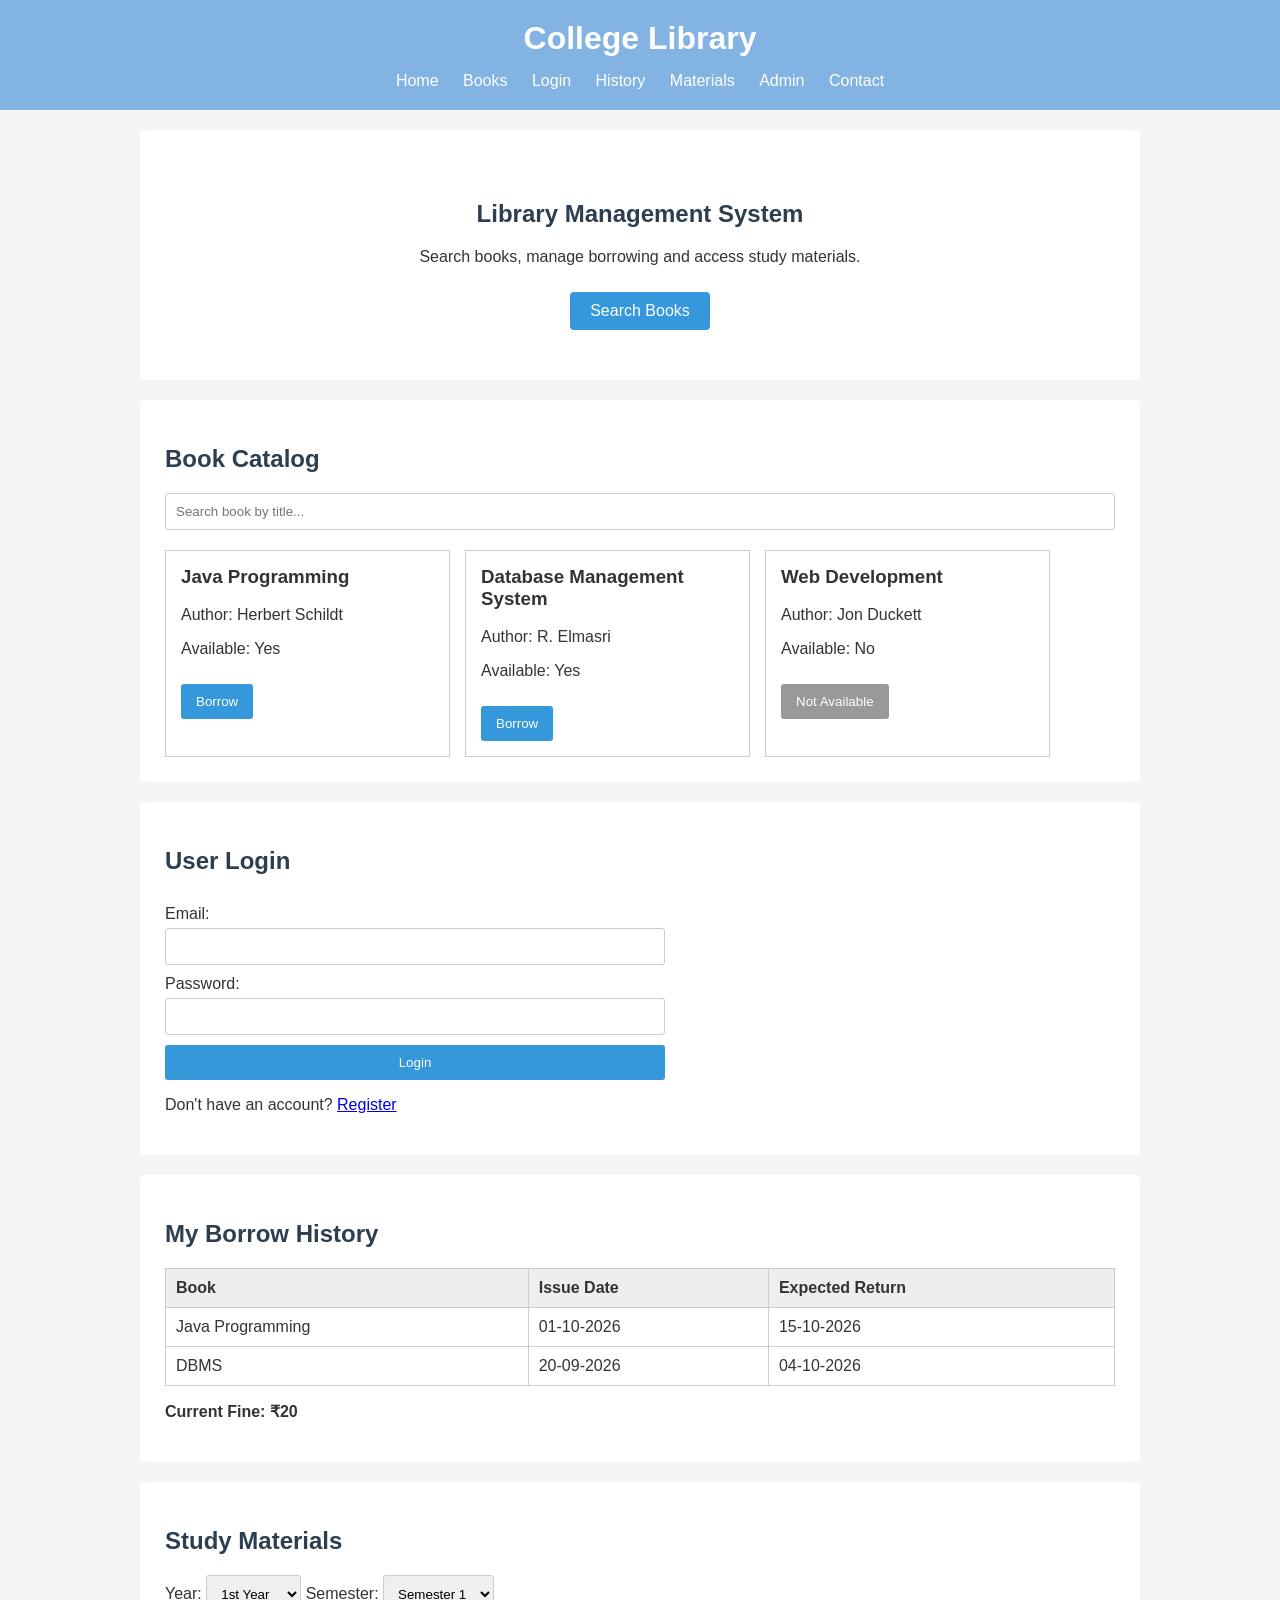
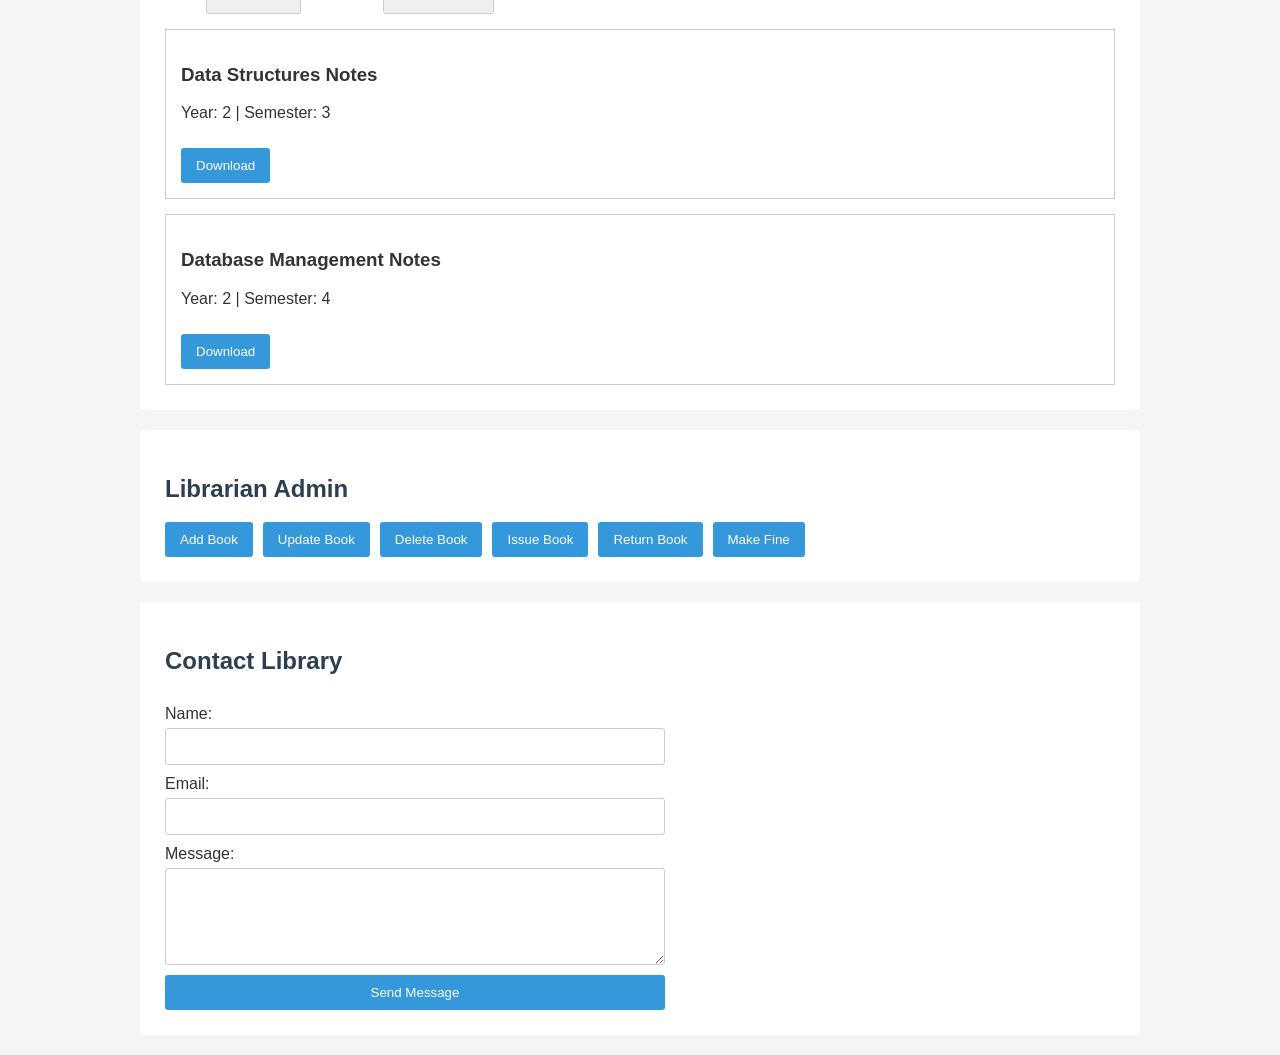
<file: practical/exp1/index.html>
<!DOCTYPE html>
<html lang="en">

<head>
    <meta charset="UTF-8">
    <meta name="viewport" content="width=device-width, initial-scale=1.0">
    <title>Library Management System</title>
    <link rel="stylesheet" href="styles.css">
</head>

<body>

    <!-- Header -->
    <header>
        <h1>College Library</h1>
        <nav>
            <a href="#home">Home</a>
            <a href="#books">Books</a>
            <a href="#login">Login</a>
            <a href="#history">History</a>
            <a href="#materials">Materials</a>
            <a href="#admin">Admin</a>
            <a href="#contact">Contact</a>
        </nav>
    </header>

    <!-- Home -->
    <section id="home" class="hero">
        <h2>Library Management System</h2>
        <p>Search books, manage borrowing and access study materials.</p>
        <a href="#books" class="button">Search Books</a>
    </section>

    <!-- Book Search -->
    <section id="books">
        <h2>Book Catalog</h2>

        <input type="text" id="searchBox" placeholder="Search book by title..." onkeyup="searchBooks()">

        <div id="bookList" class="book-container">

            <div class="book">
                <h3>Java Programming</h3>
                <p>Author: Herbert Schildt</p>
                <p>Available: Yes</p>
                <button onclick="borrowBook('Java Programming')">
                    Borrow
                </button>
            </div>

            <div class="book">
                <h3>Database Management System</h3>
                <p>Author: R. Elmasri</p>
                <p>Available: Yes</p>
                <button onclick="borrowBook('Database Management System')">
                    Borrow
                </button>
            </div>

            <div class="book">
                <h3>Web Development</h3>
                <p>Author: Jon Duckett</p>
                <p>Available: No</p>
                <button disabled>Not Available</button>
            </div>

        </div>
    </section>

    <!-- User Login -->
    <section id="login">
        <h2>User Login</h2>

        <form onsubmit="login(event)">
            <label>Email:</label>
            <input type="email" id="email" required>

            <label>Password:</label>
            <input type="password" id="password" required>

            <button type="submit">Login</button>
        </form>

        <p>Don't have an account? <a href="#">Register</a></p>
    </section>

    <!-- Borrow History -->
    <section id="history">
        <h2>My Borrow History</h2>

        <table>
            <tr>
                <th>Book</th>
                <th>Issue Date</th>
                <th>Expected Return</th>
            </tr>

            <tr>
                <td>Java Programming</td>
                <td>01-10-2026</td>
                <td>15-10-2026</td>
            </tr>

            <tr>
                <td>DBMS</td>
                <td>20-09-2026</td>
                <td>04-10-2026</td>
            </tr>
        </table>

        <p><strong>Current Fine: ₹20</strong></p>
    </section>

    <!-- Study Materials -->
    <section id="materials">
        <h2>Study Materials</h2>

        <label>Year:</label>
        <select id="year">
            <option>1st Year</option>
            <option>2nd Year</option>
            <option>3rd Year</option>
            <option>4th Year</option>
        </select>

        <label>Semester:</label>
        <select id="semester">
            <option>Semester 1</option>
            <option>Semester 2</option>
            <option>Semester 3</option>
            <option>Semester 4</option>
            <option>Semester 5</option>
            <option>Semester 6</option>
            <option>Semester 7</option>
            <option>Semester 8</option>
        </select>

        <div class="material">
            <h3>Data Structures Notes</h3>
            <p>Year: 2 | Semester: 3</p>
            <button onclick="downloadMaterial('Data Structures Notes')">
                Download
            </button>
        </div>

        <div class="material">
            <h3>Database Management Notes</h3>
            <p>Year: 2 | Semester: 4</p>
            <button onclick="downloadMaterial('Database Management Notes')">
                Download
            </button>
        </div>
    </section>

    <!-- Admin -->
    <section id="admin">
        <h2>Librarian Admin</h2>

        <div class="admin-options">
            <button onclick="adminAction('Add Book')">
                Add Book
            </button>

            <button onclick="adminAction('Update Book')">
                Update Book
            </button>

            <button onclick="adminAction('Delete Book')">
                Delete Book
            </button>

            <button onclick="adminAction('Issue Book')">
                Issue Book
            </button>

            <button onclick="adminAction('Return Book')">
                Return Book
            </button>

            <button onclick="adminAction('Fine Management')">
                Make Fine
            </button>
        </div>
    </section>

    <!-- Contact -->
    <section id="contact">
        <h2>Contact Library</h2>

        <form onsubmit="contactForm(event)">
            <label>Name:</label>
            <input type="text" required>

            <label>Email:</label>
            <input type="email" required>

            <label>Message:</label>
            <textarea rows="5" required></textarea>

            <button type="submit">Send Message</button>
        </form>
    </section>

    <script src="script.js"></script>
</body>

</html>
</file>
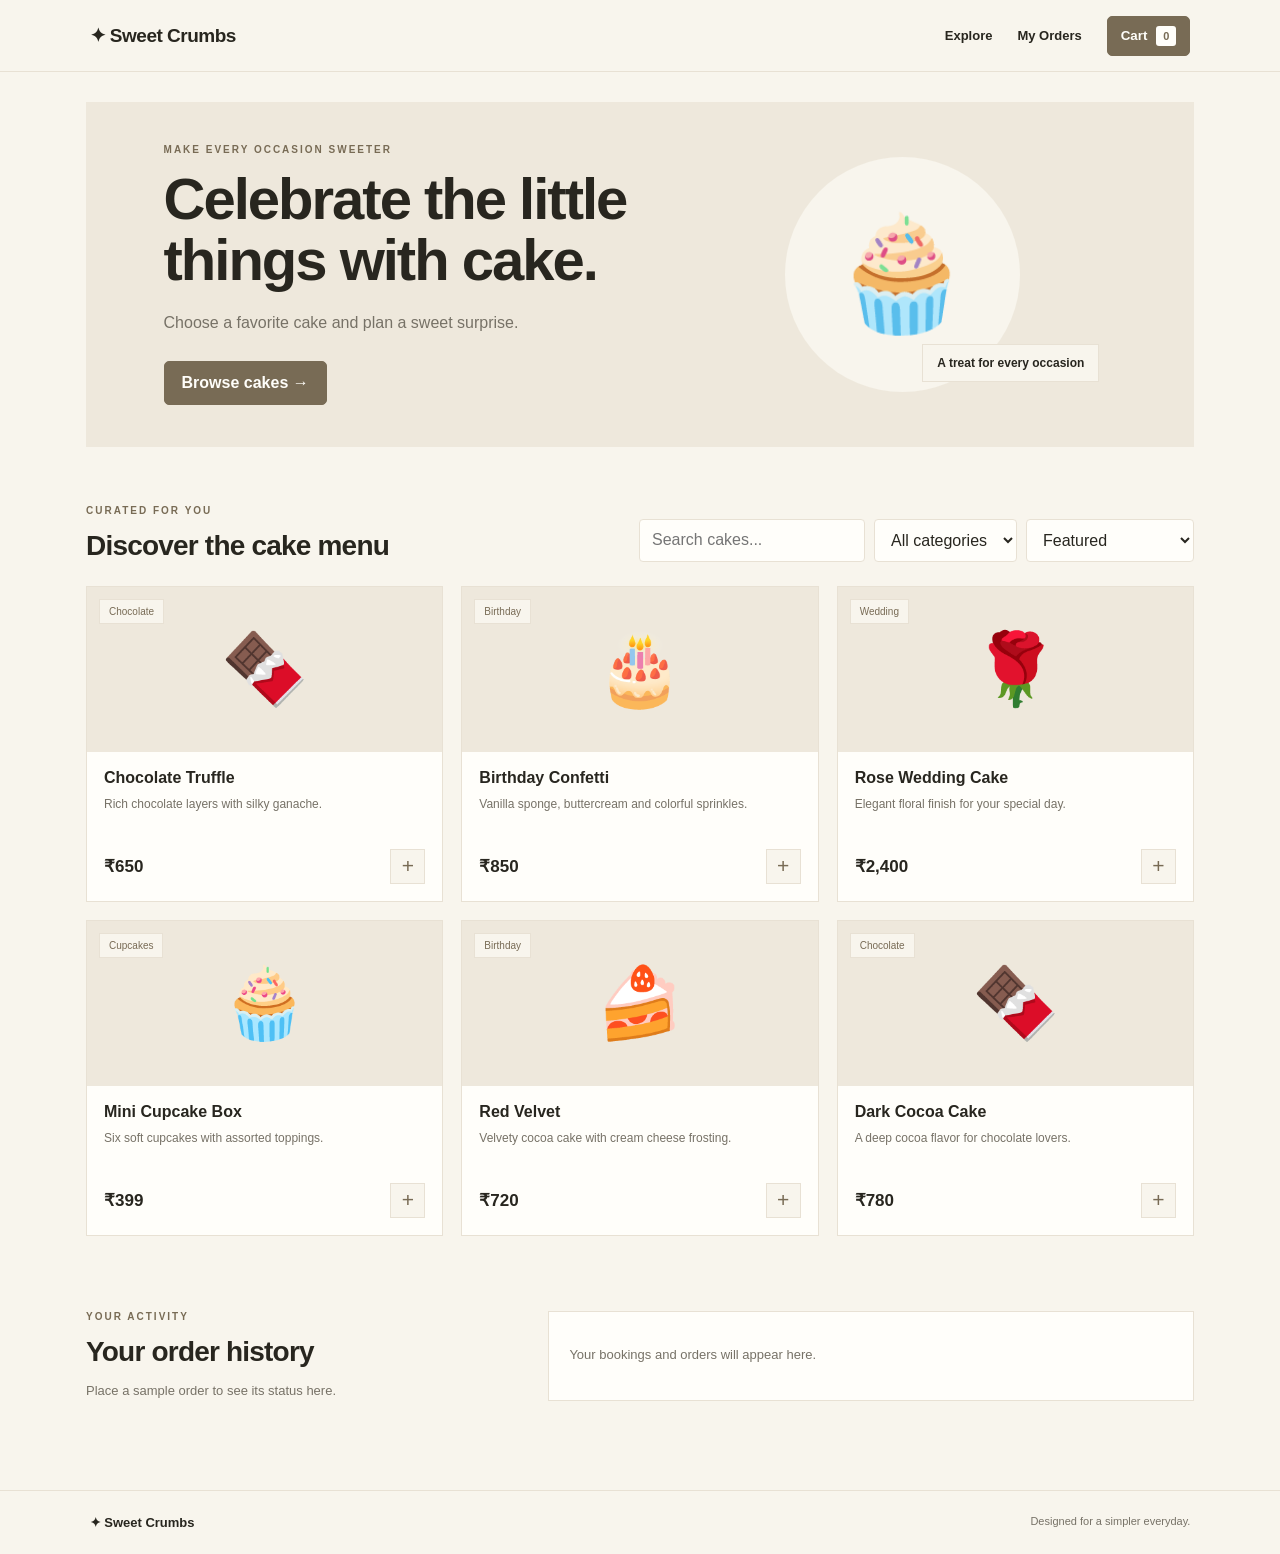
<file: practical/exp10/index.html>
<!DOCTYPE html>
<html lang="en">
<head>
  <meta charset="UTF-8">
  <meta name="viewport" content="width=device-width, initial-scale=1.0">
  <title>Sweet Crumbs | Cake Ordering</title>
  <link rel="stylesheet" href="style.css">
</head>
<body>
  <header class="topbar">
    <a class="brand" href="#">✦ Sweet Crumbs</a>
    <nav><a href="#catalog">Explore</a><a href="#orders">My Orders</a><button class="cart-button" id="cartButton">Cart <span id="cartCount">0</span></button></nav>
  </header>
  <main>
    <section class="hero">
      <div class="hero-copy">
        <p class="eyebrow">MAKE EVERY OCCASION SWEETER</p>
        <h1>Celebrate the little things with cake.</h1>
        <p>Choose a favorite cake and plan a sweet surprise.</p>
        <a class="primary-link" href="#catalog">Browse cakes →</a>
      </div>
      <div class="hero-art"><div class="art-circle"></div><div class="art-emoji">🧁</div><div class="art-tag">A treat for every occasion</div></div>
    </section>
    <section class="toolbar" id="catalog">
      <div><p class="eyebrow">CURATED FOR YOU</p><h2>Discover the cake menu</h2></div>
      <div class="filters">
        <input id="searchInput" type="search" placeholder="Search cakes...">
        <select id="categoryFilter" aria-label="Filter by category"></select>
        <select id="sortFilter" aria-label="Sort products">
          <option value="featured">Featured</option><option value="low">Price: low to high</option><option value="high">Price: high to low</option>
        </select>
      </div>
    </section>
    <section class="product-grid" id="productGrid"></section>
    <section class="orders" id="orders">
      <div><p class="eyebrow">YOUR ACTIVITY</p><h2>Your order history</h2><p class="muted">Place a sample order to see its status here.</p></div>
      <div class="order-panel" id="orderPanel"><p class="muted">Your bookings and orders will appear here.</p></div>
    </section>
  </main>
  <footer><span>✦ Sweet Crumbs</span><span>Designed for a simpler everyday.</span></footer>
  <div class="toast" id="toast"></div>
  <dialog id="checkoutDialog">
    <form method="dialog" id="checkoutForm">
      <button class="close-button" type="button" id="closeDialog">×</button>
      <p class="eyebrow">ALMOST THERE</p><h2>Cake checkout</h2>
      <div id="cartItems" class="cart-items"></div>
      <p class="total-row"><span>Total</span><strong id="cartTotal">₹0</strong></p>
      <label>Customer name<input id="customerName" required placeholder="Full name"></label>
      <label>Phone number<input id="customerContact" required placeholder="Mobile number"></label>
      <label>Shipping address<input id="customerExtra" required placeholder="Street, area and city"></label>
      <button class="primary-button" type="submit">Confirm order</button>
      <p class="fine-print">Demo only. No real payment or booking is processed.</p>
    </form>
  </dialog>
  <script src="script.js"></script>
</body>
</html>
</file>
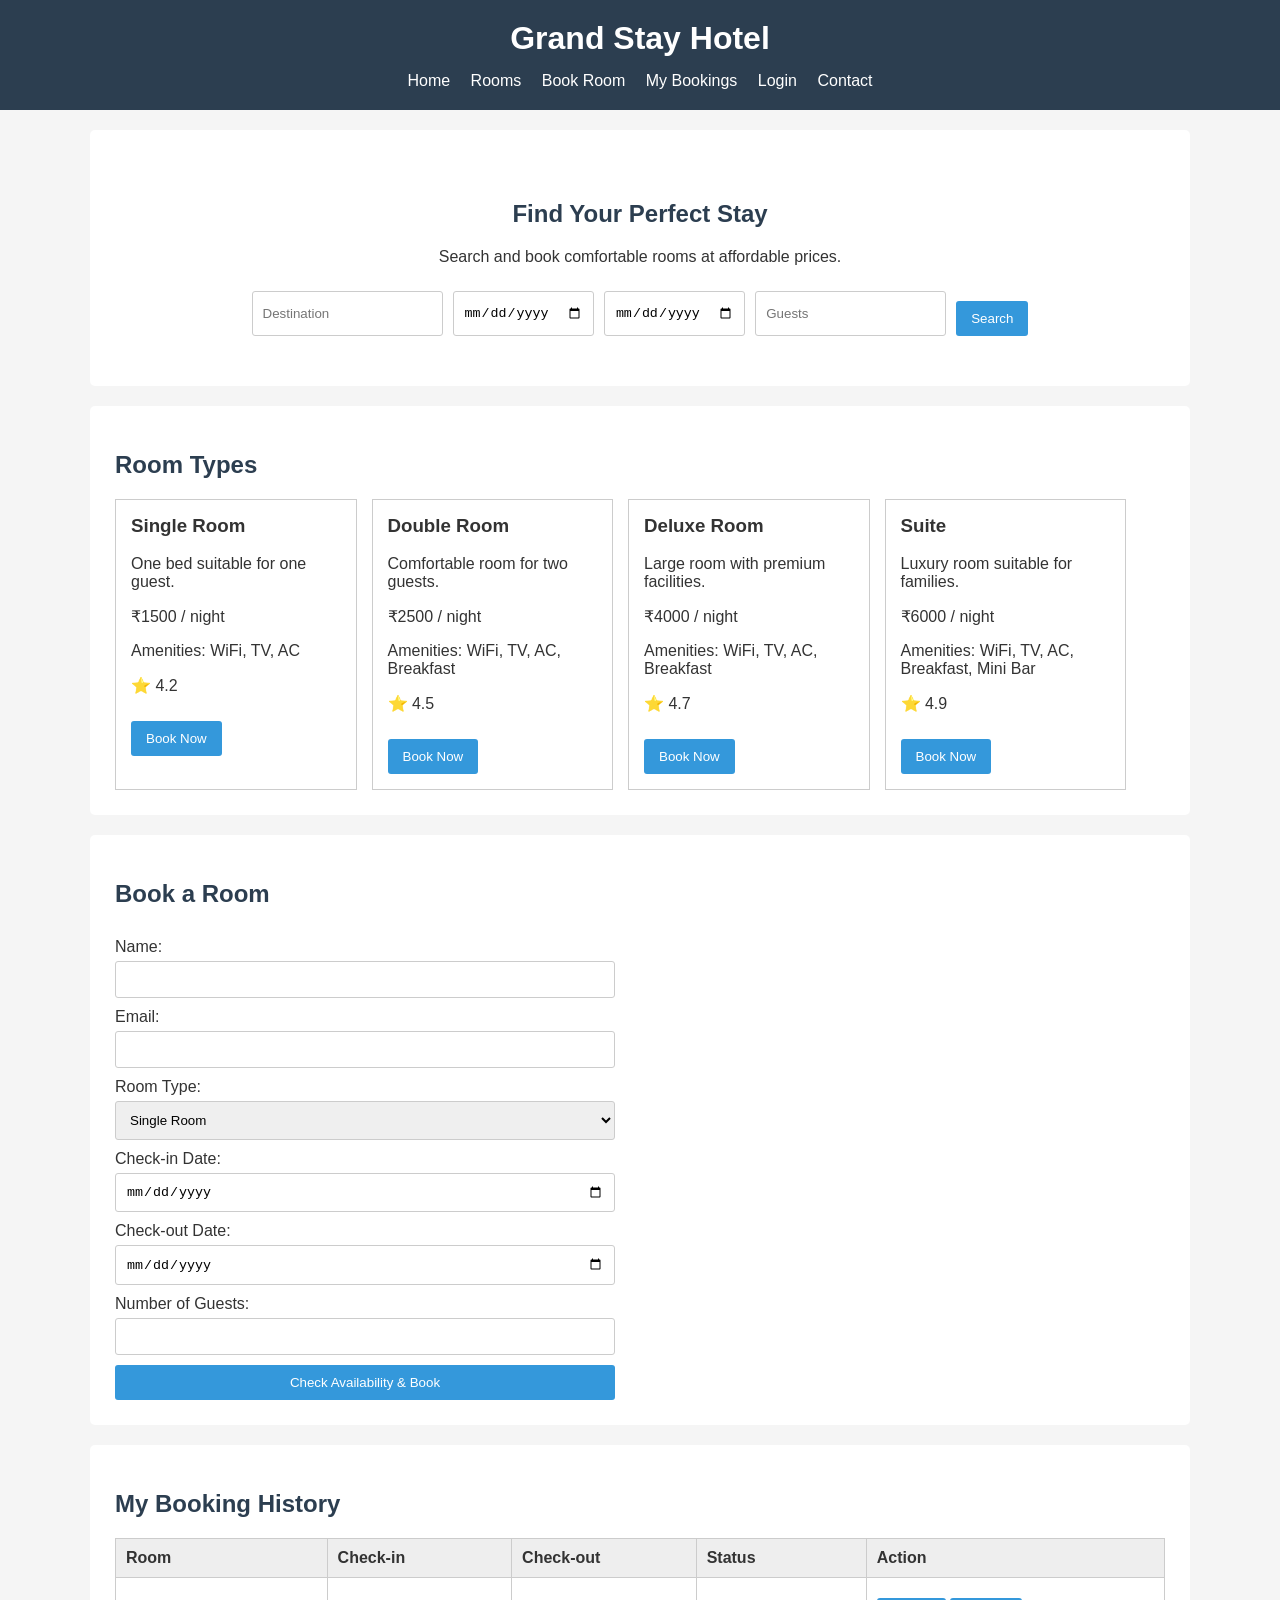
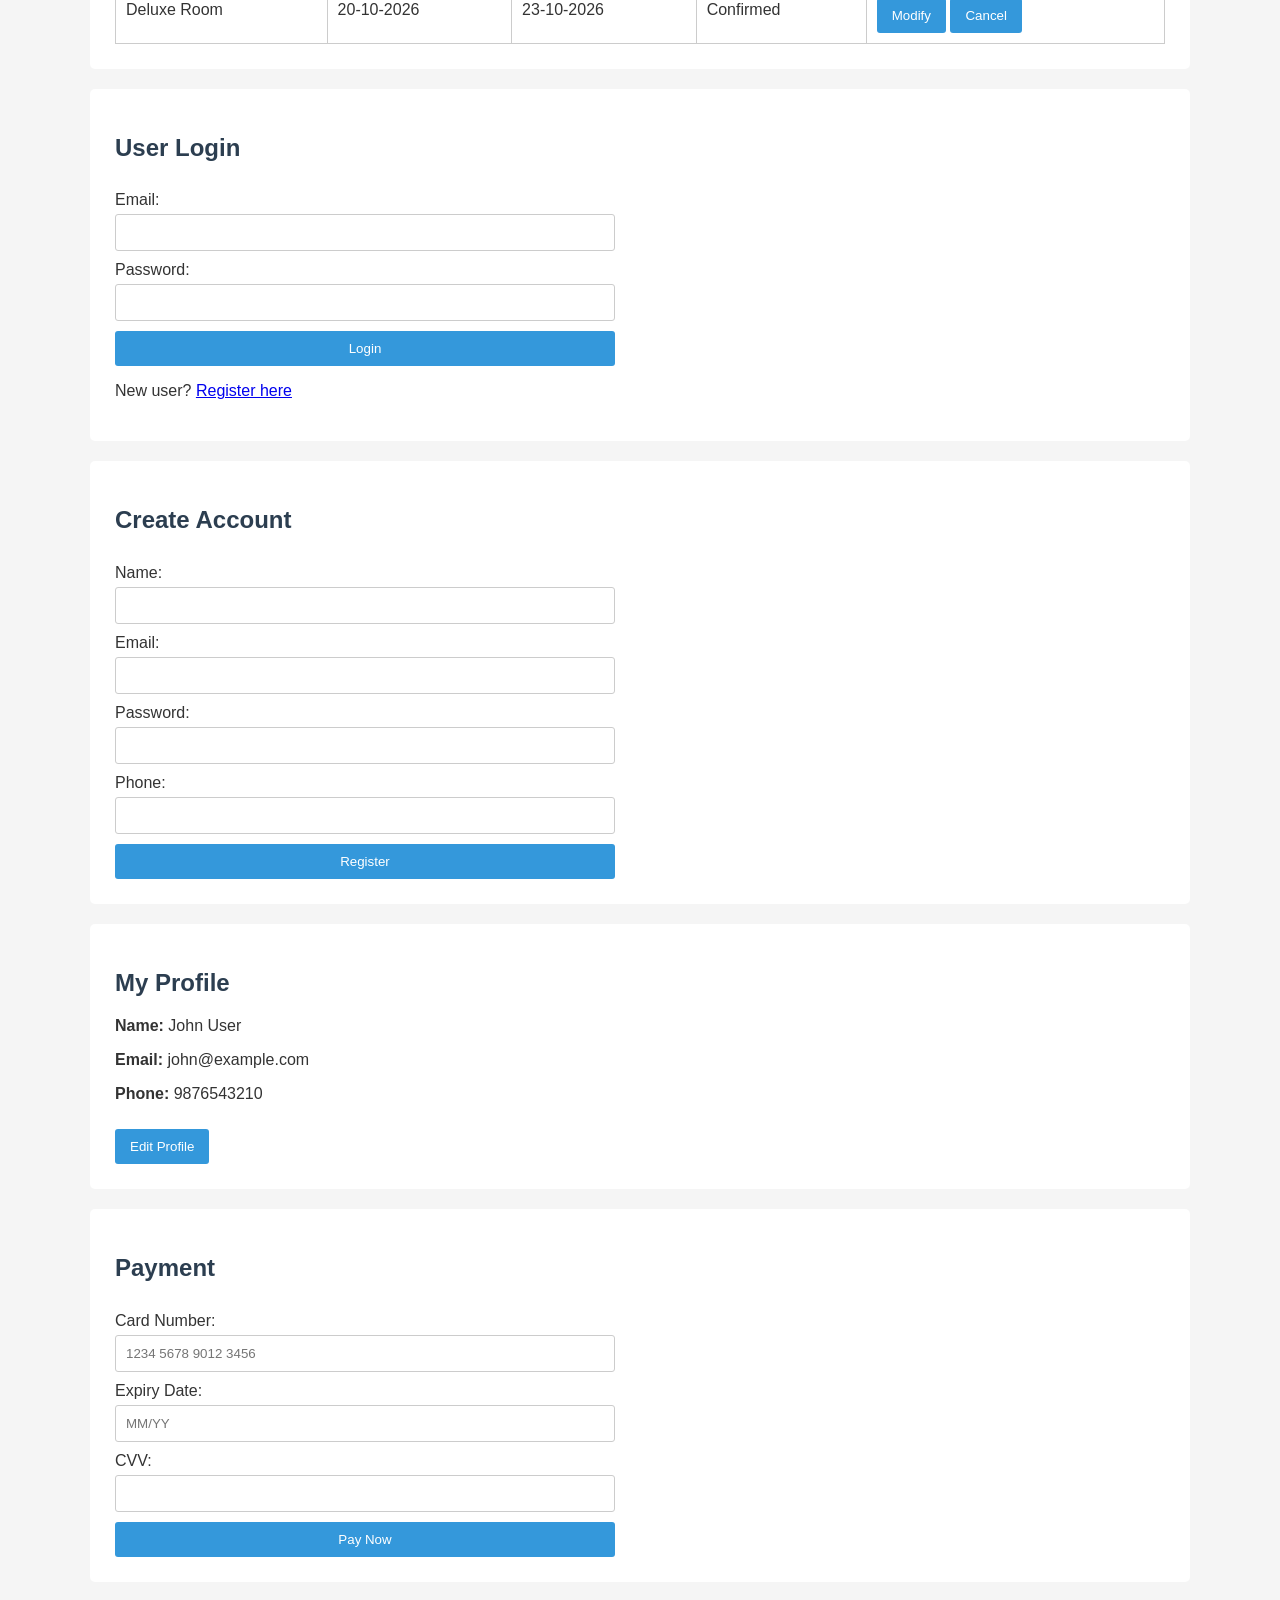
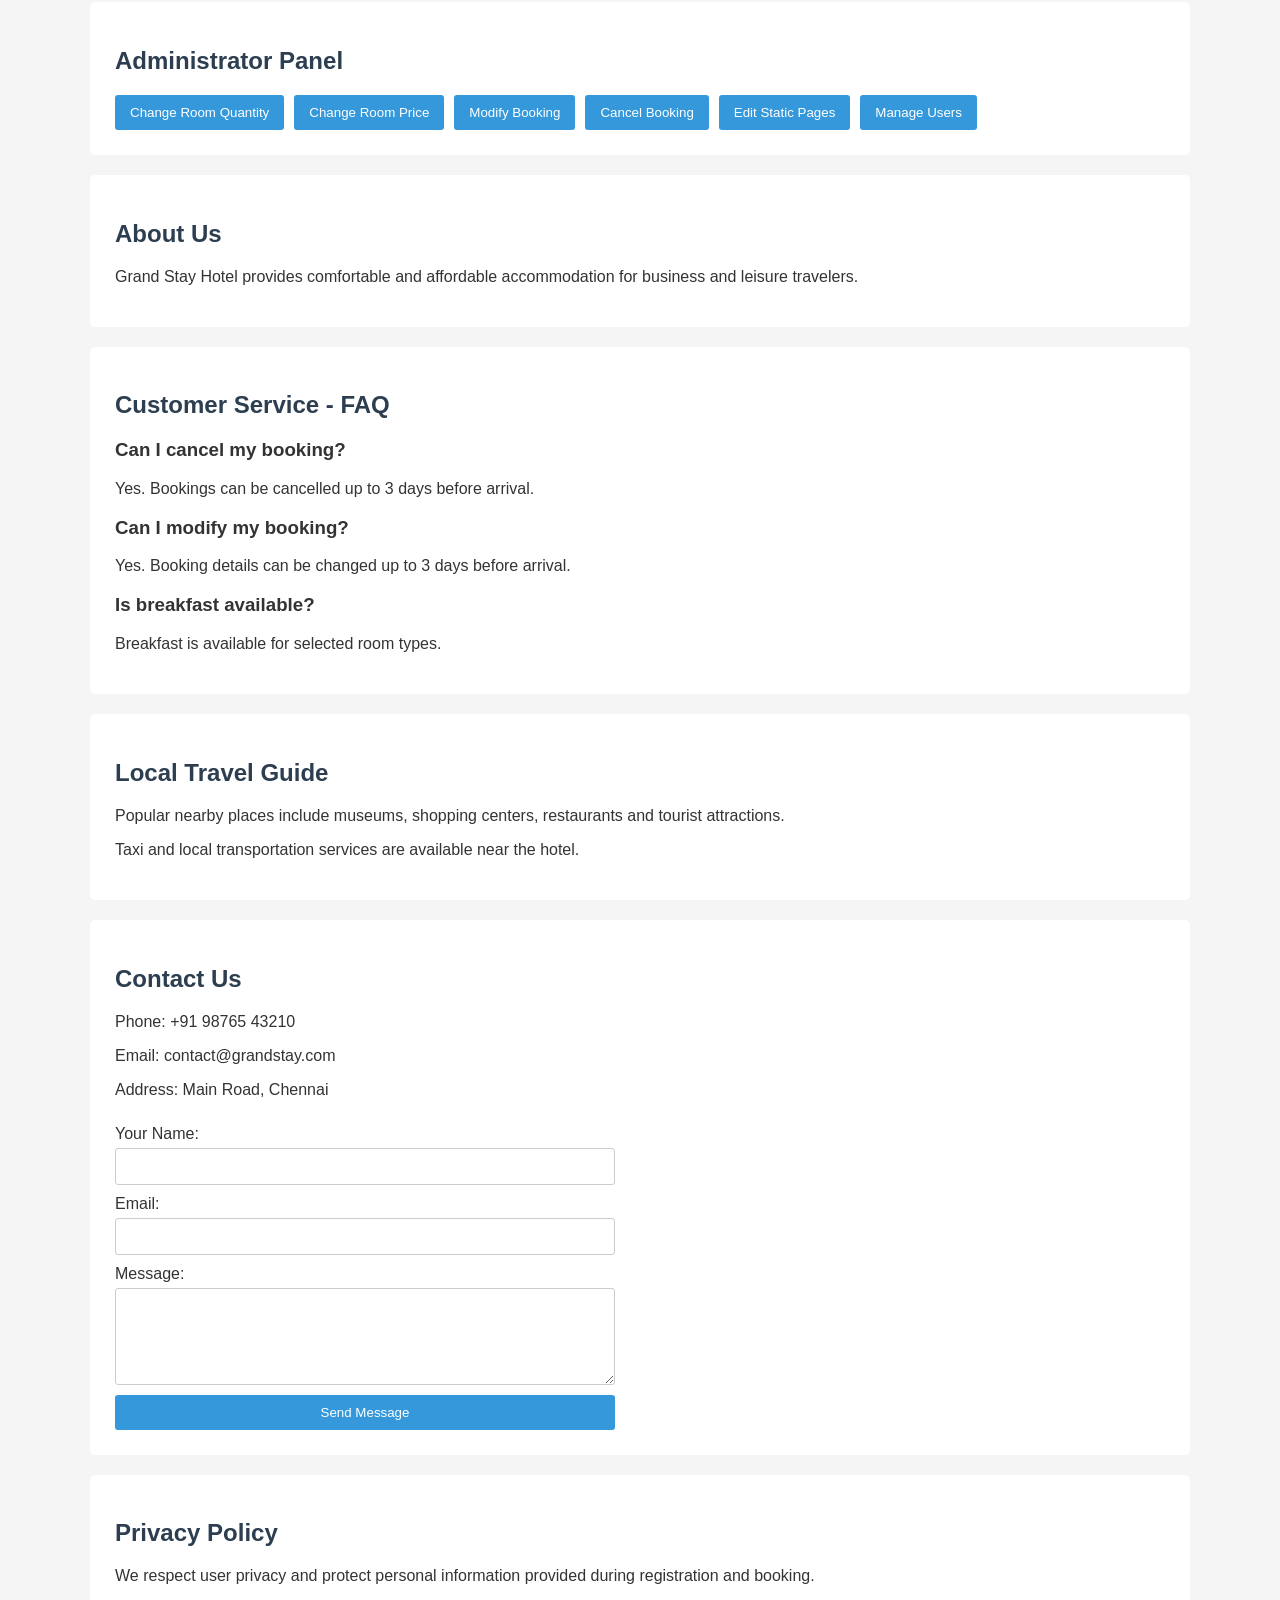
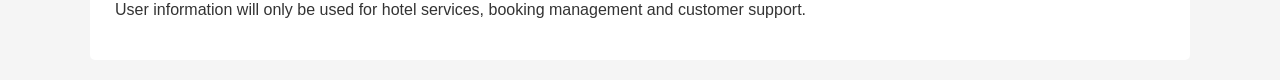
<file: practical/exp2/index.html>
<!DOCTYPE html>
<html lang="en">

<head>
    <meta charset="UTF-8">
    <meta name="viewport" content="width=device-width, initial-scale=1.0">
    <title>Hotel Booking System</title>
    <link rel="stylesheet" href="styles.css">
</head>

<body>

    <!-- Header -->
    <header>
        <h1>Grand Stay Hotel</h1>

        <nav>
            <a href="#home">Home</a>
            <a href="#rooms">Rooms</a>
            <a href="#booking">Book Room</a>
            <a href="#history">My Bookings</a>
            <a href="#login">Login</a>
            <a href="#contact">Contact</a>
        </nav>
    </header>


    <!-- Home -->
    <section id="home" class="hero">

        <h2>Find Your Perfect Stay</h2>

        <p>
            Search and book comfortable rooms at affordable prices.
        </p>

        <div class="search-box">

            <input type="text" id="destination" placeholder="Destination">

            <input type="date" id="checkin">

            <input type="date" id="checkout">

            <input type="number" id="guests" placeholder="Guests" min="1">

            <button onclick="searchHotel()">
                Search
            </button>

        </div>

    </section>


    <!-- Rooms -->
    <section id="rooms">

        <h2>Room Types</h2>

        <div class="room-container">

            <div class="room">
                <h3>Single Room</h3>
                <p>One bed suitable for one guest.</p>
                <p>₹1500 / night</p>
                <p>Amenities: WiFi, TV, AC</p>
                <p>⭐ 4.2</p>

                <button onclick="selectRoom('Single Room')">
                    Book Now
                </button>
            </div>


            <div class="room">
                <h3>Double Room</h3>
                <p>Comfortable room for two guests.</p>
                <p>₹2500 / night</p>
                <p>Amenities: WiFi, TV, AC, Breakfast</p>
                <p>⭐ 4.5</p>

                <button onclick="selectRoom('Double Room')">
                    Book Now
                </button>
            </div>


            <div class="room">
                <h3>Deluxe Room</h3>
                <p>Large room with premium facilities.</p>
                <p>₹4000 / night</p>
                <p>Amenities: WiFi, TV, AC, Breakfast</p>
                <p>⭐ 4.7</p>

                <button onclick="selectRoom('Deluxe Room')">
                    Book Now
                </button>
            </div>


            <div class="room">
                <h3>Suite</h3>
                <p>Luxury room suitable for families.</p>
                <p>₹6000 / night</p>
                <p>Amenities: WiFi, TV, AC, Breakfast, Mini Bar</p>
                <p>⭐ 4.9</p>

                <button onclick="selectRoom('Suite')">
                    Book Now
                </button>
            </div>

        </div>

    </section>


    <!-- Booking -->
    <section id="booking">

        <h2>Book a Room</h2>

        <form onsubmit="makeBooking(event)">

            <label>Name:</label>
            <input type="text" id="name" required>

            <label>Email:</label>
            <input type="email" id="email" required>

            <label>Room Type:</label>

            <select id="roomType">
                <option>Single Room</option>
                <option>Double Room</option>
                <option>Deluxe Room</option>
                <option>Suite</option>
            </select>

            <label>Check-in Date:</label>
            <input type="date" id="bookingCheckin" required>

            <label>Check-out Date:</label>
            <input type="date" id="bookingCheckout" required>

            <label>Number of Guests:</label>
            <input type="number" min="1" required>

            <button type="submit">
                Check Availability & Book
            </button>

        </form>

    </section>


    <!-- Booking History -->
    <section id="history">

        <h2>My Booking History</h2>

        <table>

            <tr>
                <th>Room</th>
                <th>Check-in</th>
                <th>Check-out</th>
                <th>Status</th>
                <th>Action</th>
            </tr>

            <tr>
                <td>Deluxe Room</td>
                <td>20-10-2026</td>
                <td>23-10-2026</td>
                <td>Confirmed</td>
                <td>
                    <button onclick="changeBooking()">
                        Modify
                    </button>

                    <button onclick="cancelBooking()">
                        Cancel
                    </button>
                </td>
            </tr>

        </table>

    </section>


    <!-- Login -->
    <section id="login">

        <h2>User Login</h2>

        <form onsubmit="login(event)">

            <label>Email:</label>
            <input type="email" required>

            <label>Password:</label>
            <input type="password" required>

            <button type="submit">
                Login
            </button>

        </form>

        <p>
            New user?
            <a href="#register">Register here</a>
        </p>

    </section>


    <!-- Register -->
    <section id="register">

        <h2>Create Account</h2>

        <form onsubmit="registerUser(event)">

            <label>Name:</label>
            <input type="text" required>

            <label>Email:</label>
            <input type="email" required>

            <label>Password:</label>
            <input type="password" required>

            <label>Phone:</label>
            <input type="tel" required>

            <button type="submit">
                Register
            </button>

        </form>

    </section>


    <!-- User Profile -->
    <section id="profile">

        <h2>My Profile</h2>

        <p><strong>Name:</strong> John User</p>
        <p><strong>Email:</strong> john@example.com</p>
        <p><strong>Phone:</strong> 9876543210</p>

        <button onclick="editProfile()">
            Edit Profile
        </button>

    </section>


    <!-- Payment -->
    <section id="payment">

        <h2>Payment</h2>

        <form onsubmit="payment(event)">

            <label>Card Number:</label>
            <input type="text" placeholder="1234 5678 9012 3456">

            <label>Expiry Date:</label>
            <input type="text" placeholder="MM/YY">

            <label>CVV:</label>
            <input type="password" maxlength="3">

            <button type="submit">
                Pay Now
            </button>

        </form>

    </section>


    <!-- Admin -->
    <section id="admin">

        <h2>Administrator Panel</h2>

        <div class="admin-panel">

            <button onclick="adminAction('Room quantity')">
                Change Room Quantity
            </button>

            <button onclick="adminAction('Room price')">
                Change Room Price
            </button>

            <button onclick="adminAction('Booking details')">
                Modify Booking
            </button>

            <button onclick="adminAction('Cancel booking')">
                Cancel Booking
            </button>

            <button onclick="adminAction('Static pages')">
                Edit Static Pages
            </button>

            <button onclick="adminAction('User accounts')">
                Manage Users
            </button>

        </div>

    </section>


    <!-- About -->
    <section id="about">

        <h2>About Us</h2>

        <p>
            Grand Stay Hotel provides comfortable and affordable
            accommodation for business and leisure travelers.
        </p>

    </section>


    <!-- Customer Service -->
    <section id="faq">

        <h2>Customer Service - FAQ</h2>

        <h3>Can I cancel my booking?</h3>
        <p>Yes. Bookings can be cancelled up to 3 days before arrival.</p>

        <h3>Can I modify my booking?</h3>
        <p>Yes. Booking details can be changed up to 3 days before arrival.</p>

        <h3>Is breakfast available?</h3>
        <p>Breakfast is available for selected room types.</p>

    </section>


    <!-- Travel Guide -->
    <section id="travel">

        <h2>Local Travel Guide</h2>

        <p>
            Popular nearby places include museums, shopping centers,
            restaurants and tourist attractions.
        </p>

        <p>
            Taxi and local transportation services are available
            near the hotel.
        </p>

    </section>


    <!-- Contact -->
    <section id="contact">

        <h2>Contact Us</h2>

        <p>Phone: +91 98765 43210</p>
        <p>Email: contact@grandstay.com</p>
        <p>Address: Main Road, Chennai</p>

        <form onsubmit="contactForm(event)">

            <label>Your Name:</label>
            <input type="text" required>

            <label>Email:</label>
            <input type="email" required>

            <label>Message:</label>
            <textarea rows="5" required></textarea>

            <button type="submit">
                Send Message
            </button>

        </form>

    </section>


    <!-- Privacy -->
    <section id="privacy">

        <h2>Privacy Policy</h2>

        <p>
            We respect user privacy and protect personal information
            provided during registration and booking.
        </p>

        <p>
            User information will only be used for hotel services,
            booking management and customer support.
        </p>

    </section>

    <script src="script.js"></script>

</body>

</html>
</file>
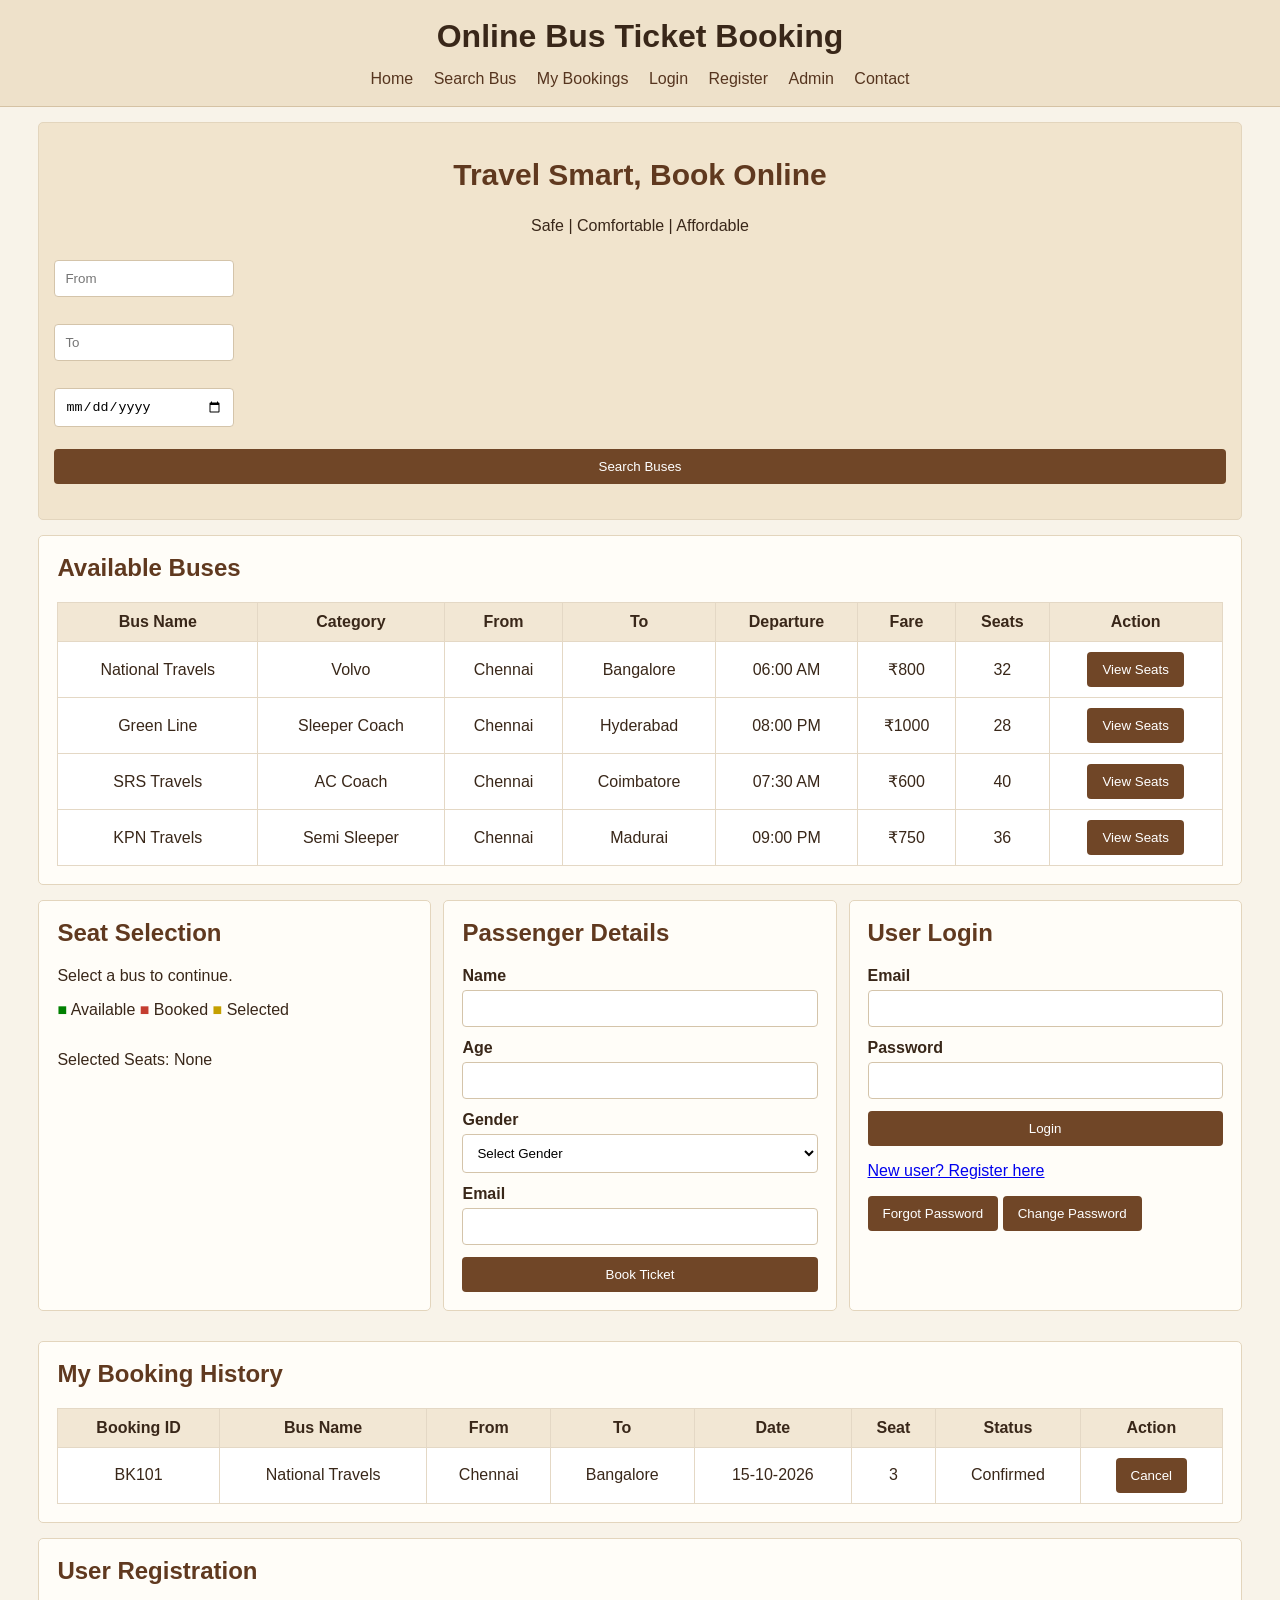
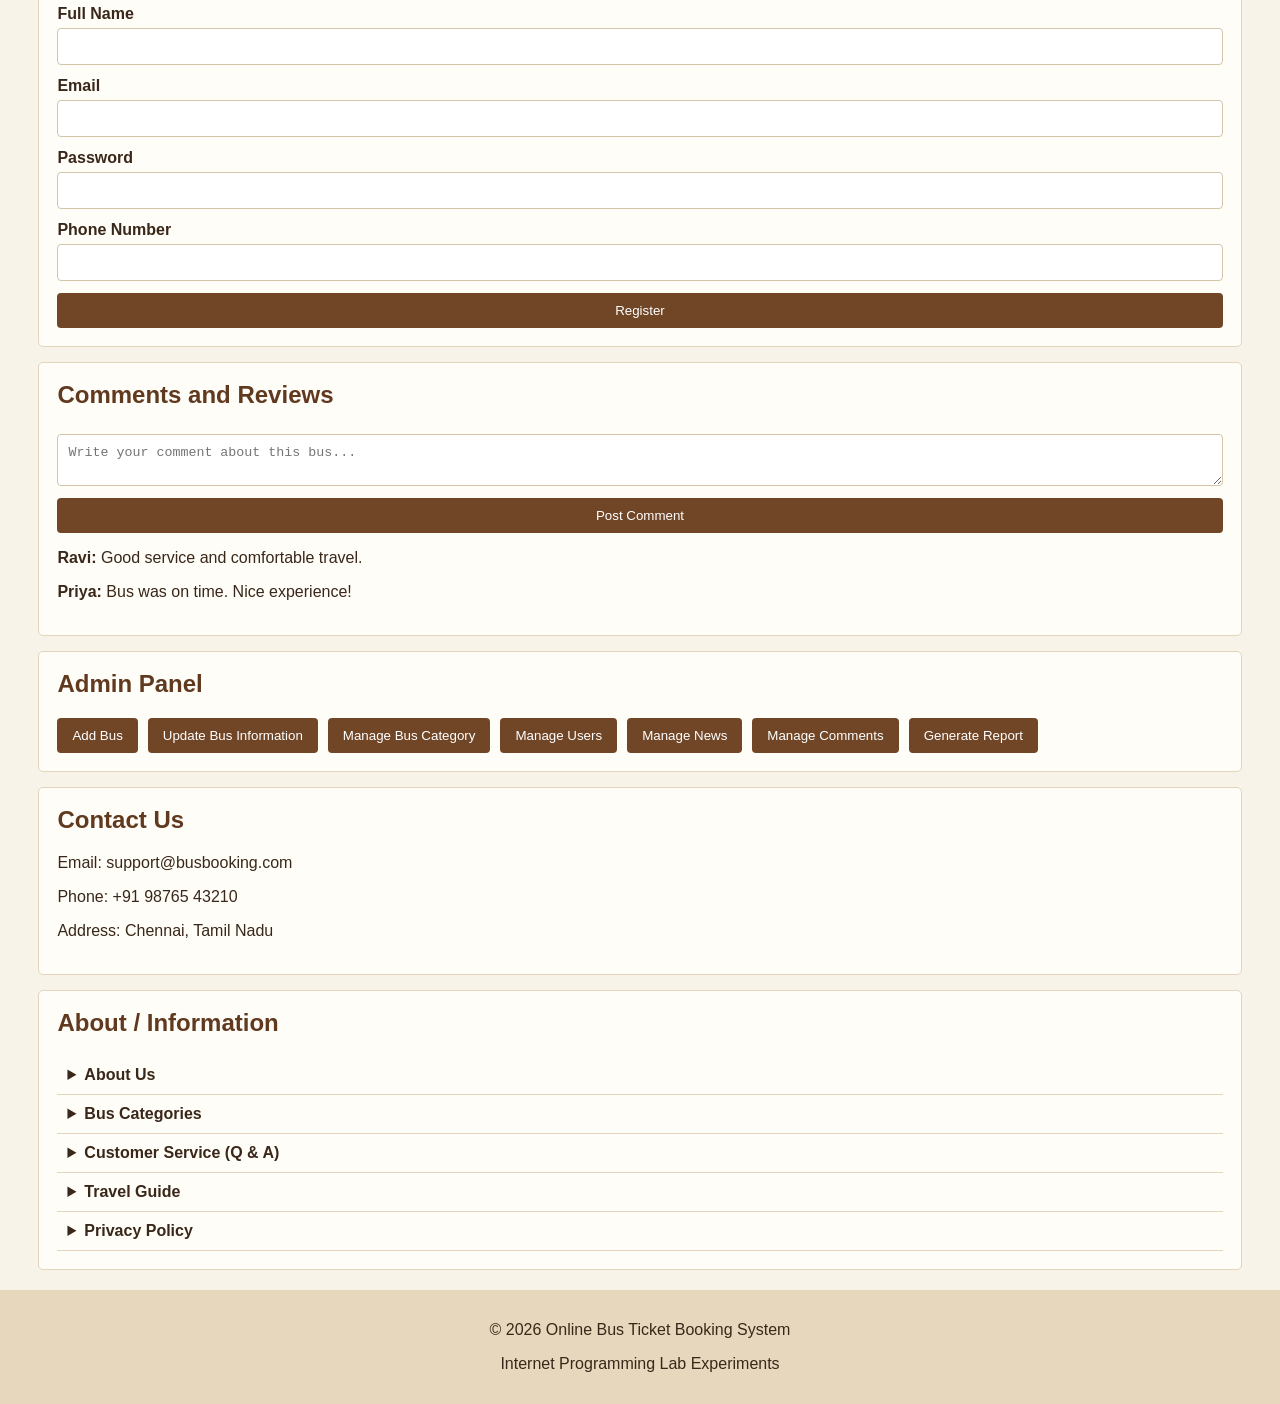
<file: practical/exp3/index.html>
<!DOCTYPE html>
<html lang="en">

<head>
    <meta charset="UTF-8">
    <meta name="viewport" content="width=device-width, initial-scale=1.0">
    <title>Bus Ticket Booking</title>
    <link rel="stylesheet" href="style.css">
</head>

<body>

    <header>
        <h1>Online Bus Ticket Booking</h1>
        <nav>
            <a href="#home">Home</a>
            <a href="#buses">Search Bus</a>
            <a href="#history">My Bookings</a>
            <a href="#login">Login</a>
            <a href="#register">Register</a>
            <a href="#admin">Admin</a>
            <a href="#contact">Contact</a>
        </nav>
    </header>

    <section id="home" class="hero">
        <h2>Travel Smart, Book Online</h2>
        <p>Safe | Comfortable | Affordable</p>

        <form onsubmit="searchBuses(event)" class="search-form">
            <input id="from" placeholder="From" required>
            <input id="to" placeholder="To" required>
            <input id="date" type="date" required>
            <button type="submit">Search Buses</button>
        </form>
    </section>

    <section id="buses">
        <h2>Available Buses</h2>
        <table>
            <thead>
                <tr>
                    <th>Bus Name</th>
                    <th>Category</th>
                    <th>From</th>
                    <th>To</th>
                    <th>Departure</th>
                    <th>Fare</th>
                    <th>Seats</th>
                    <th>Action</th>
                </tr>
            </thead>
            <tbody id="busList">
                <tr>
                    <td>National Travels</td>
                    <td>Volvo</td>
                    <td>Chennai</td>
                    <td>Bangalore</td>
                    <td>06:00 AM</td>
                    <td>₹800</td>
                    <td>32</td>
                    <td><button onclick="selectBus('National Travels')">View Seats</button></td>
                </tr>
                <tr>
                    <td>Green Line</td>
                    <td>Sleeper Coach</td>
                    <td>Chennai</td>
                    <td>Hyderabad</td>
                    <td>08:00 PM</td>
                    <td>₹1000</td>
                    <td>28</td>
                    <td><button onclick="selectBus('Green Line')">View Seats</button></td>
                </tr>
                <tr>
                    <td>SRS Travels</td>
                    <td>AC Coach</td>
                    <td>Chennai</td>
                    <td>Coimbatore</td>
                    <td>07:30 AM</td>
                    <td>₹600</td>
                    <td>40</td>
                    <td><button onclick="selectBus('SRS Travels')">View Seats</button></td>
                </tr>
                <tr>
                    <td>KPN Travels</td>
                    <td>Semi Sleeper</td>
                    <td>Chennai</td>
                    <td>Madurai</td>
                    <td>09:00 PM</td>
                    <td>₹750</td>
                    <td>36</td>
                    <td><button onclick="selectBus('KPN Travels')">View Seats</button></td>
                </tr>
            </tbody>
        </table>
    </section>

    <div class="layout">

        <section id="seats">
            <h2>Seat Selection</h2>
            <p id="selectedBus">Select a bus to continue.</p>
            <p><span class="available">■</span> Available
                <span class="booked">■</span> Booked
                <span class="chosen">■</span> Selected
            </p>
            <div id="seatList" class="seats"></div>
            <p>Selected Seats: <span id="seatNumbers">None</span></p>
        </section>

        <section id="passenger">
            <h2>Passenger Details</h2>
            <form onsubmit="bookTicket(event)">
                <label>Name</label>
                <input id="passengerName" required>

                <label>Age</label>
                <input id="age" type="number" min="1" required>

                <label>Gender</label>
                <select id="gender" required>
                    <option value="">Select Gender</option>
                    <option>Male</option>
                    <option>Female</option>
                    <option>Other</option>
                </select>

                <label>Email</label>
                <input id="passengerEmail" type="email" required>

                <button type="submit">Book Ticket</button>
            </form>
        </section>

        <section id="login">
            <h2>User Login</h2>
            <form onsubmit="login(event)">
                <label>Email</label>
                <input type="email" required>
                <label>Password</label>
                <input type="password" required>
                <button type="submit">Login</button>
            </form>
            <p><a href="#register">New user? Register here</a></p>
            <button onclick="alert('Password reset instructions requested.')">
                Forgot Password
            </button>
            <button onclick="alert('Change password option selected.')">
                Change Password
            </button>
        </section>

    </div>

    <section id="history">
        <h2>My Booking History</h2>
        <table>
            <thead>
                <tr>
                    <th>Booking ID</th>
                    <th>Bus Name</th>
                    <th>From</th>
                    <th>To</th>
                    <th>Date</th>
                    <th>Seat</th>
                    <th>Status</th>
                    <th>Action</th>
                </tr>
            </thead>
            <tbody id="bookingHistory">
                <tr>
                    <td>BK101</td>
                    <td>National Travels</td>
                    <td>Chennai</td>
                    <td>Bangalore</td>
                    <td>15-10-2026</td>
                    <td>3</td>
                    <td>Confirmed</td>
                    <td><button onclick="cancelTicket(this)">Cancel</button></td>
                </tr>
            </tbody>
        </table>
    </section>

    <section id="register">
        <h2>User Registration</h2>
        <form onsubmit="registerUser(event)">
            <label>Full Name</label>
            <input required>
            <label>Email</label>
            <input type="email" required>
            <label>Password</label>
            <input type="password" required>
            <label>Phone Number</label>
            <input type="tel" required>
            <button type="submit">Register</button>
        </form>
    </section>

    <section id="comments">
        <h2>Comments and Reviews</h2>
        <form onsubmit="postComment(event)">
            <textarea id="commentText" placeholder="Write your comment about this bus..." required></textarea>
            <button type="submit">Post Comment</button>
        </form>
        <div id="commentList">
            <p><strong>Ravi:</strong> Good service and comfortable travel.</p>
            <p><strong>Priya:</strong> Bus was on time. Nice experience!</p>
        </div>
    </section>

    <section id="admin">
        <h2>Admin Panel</h2>
        <div class="admin-buttons">
            <button onclick="addBus()">Add Bus</button>
            <button onclick="updateBus()">Update Bus Information</button>
            <button onclick="manageCategory()">Manage Bus Category</button>
            <button onclick="manageUsers()">Manage Users</button>
            <button onclick="manageNews()">Manage News</button>
            <button onclick="manageComments()">Manage Comments</button>
            <button onclick="generateReport()">Generate Report</button>
        </div>
    </section>

    <section id="contact">
        <h2>Contact Us</h2>
        <p>Email: support@busbooking.com</p>
        <p>Phone: +91 98765 43210</p>
        <p>Address: Chennai, Tamil Nadu</p>
    </section>

    <section id="information">
        <h2>About / Information</h2>
        <details>
            <summary>About Us</summary>
            <p>We provide a simple and convenient online bus ticket booking service.</p>
        </details>
        <details>
            <summary>Bus Categories</summary>
            <p>Volvo, Sleeper Coach, AC Coach and Semi Sleeper.</p>
        </details>
        <details>
            <summary>Customer Service (Q & A)</summary>
            <p>You can cancel tickets through the My Bookings section.</p>
        </details>
        <details>
            <summary>Travel Guide</summary>
            <p>Check your boarding point and arrival time before travelling.</p>
        </details>
        <details>
            <summary>Privacy Policy</summary>
            <p>Personal details are intended for booking and customer support.</p>
        </details>
    </section>

    <footer>
        <p>© 2026 Online Bus Ticket Booking System</p>
        <p>Internet Programming Lab Experiments</p>
    </footer>

    <script src="script.js"></script>
</body>

</html>
</file>
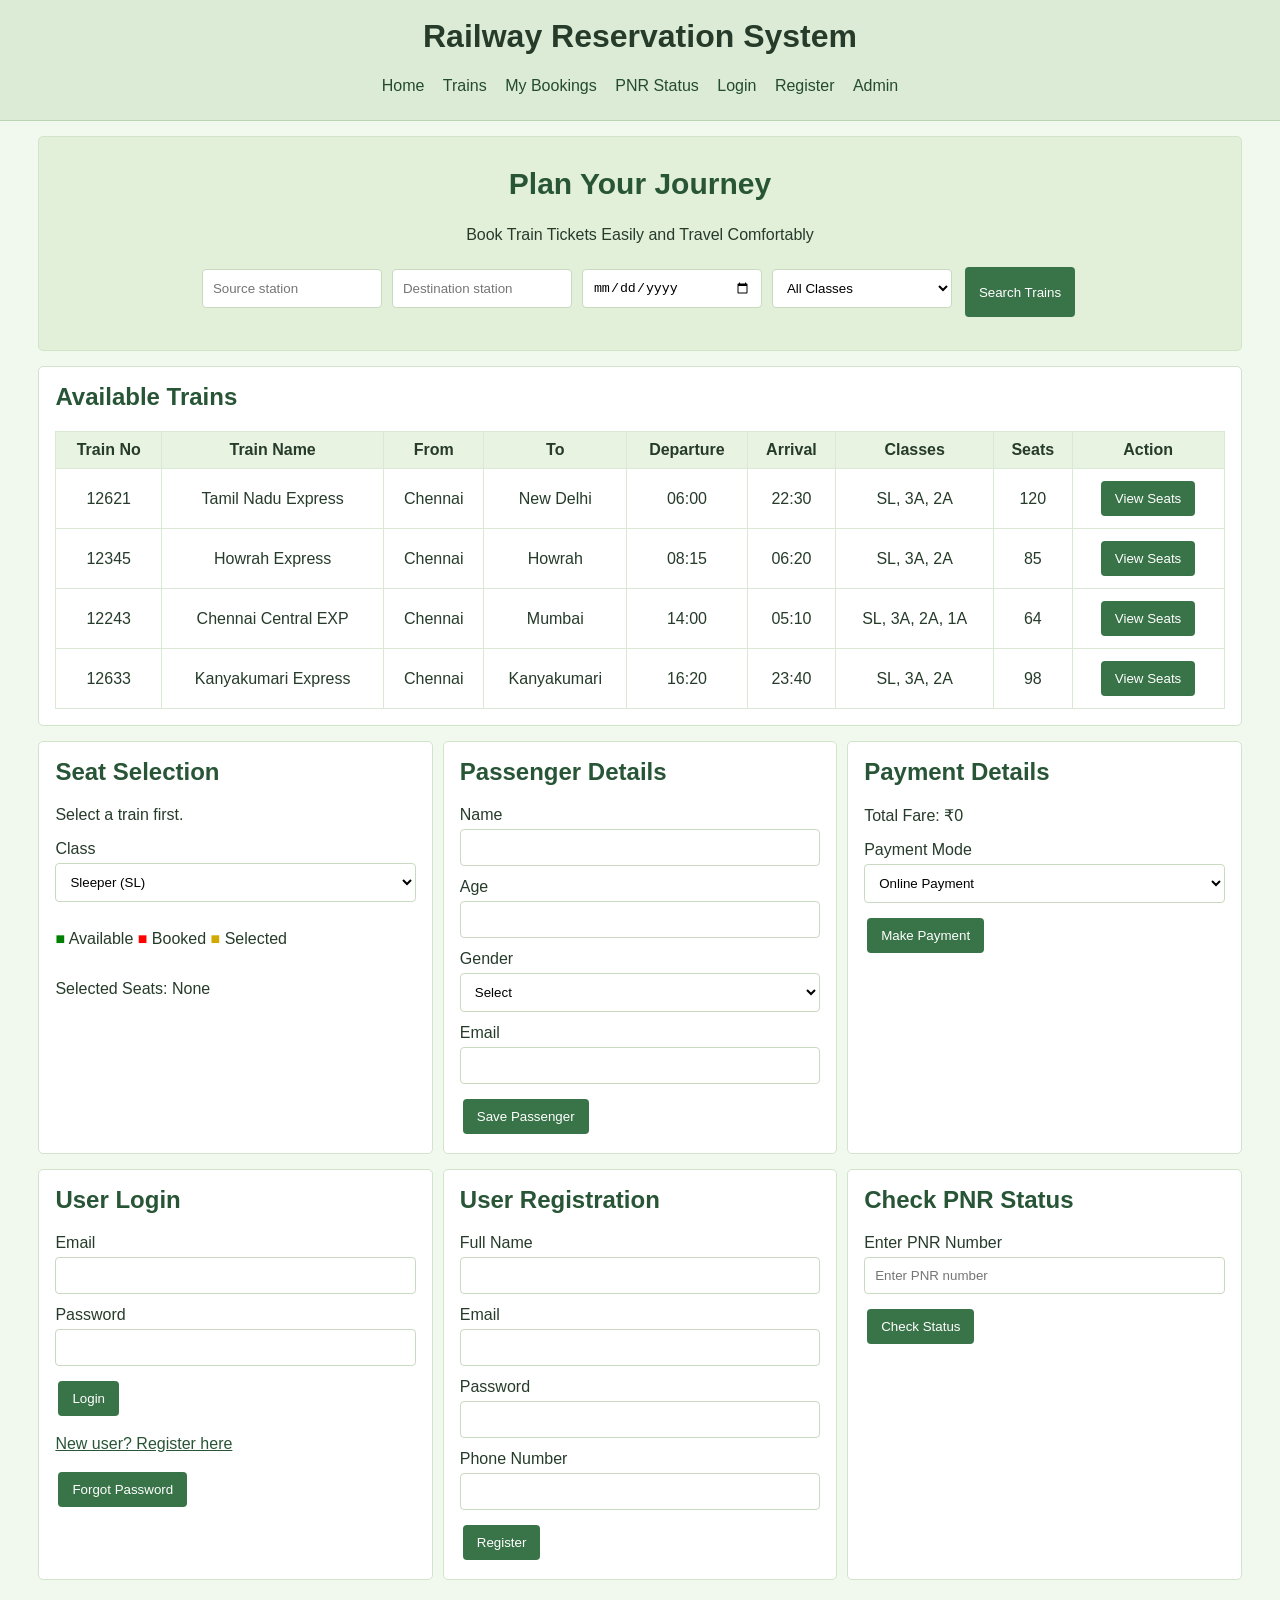
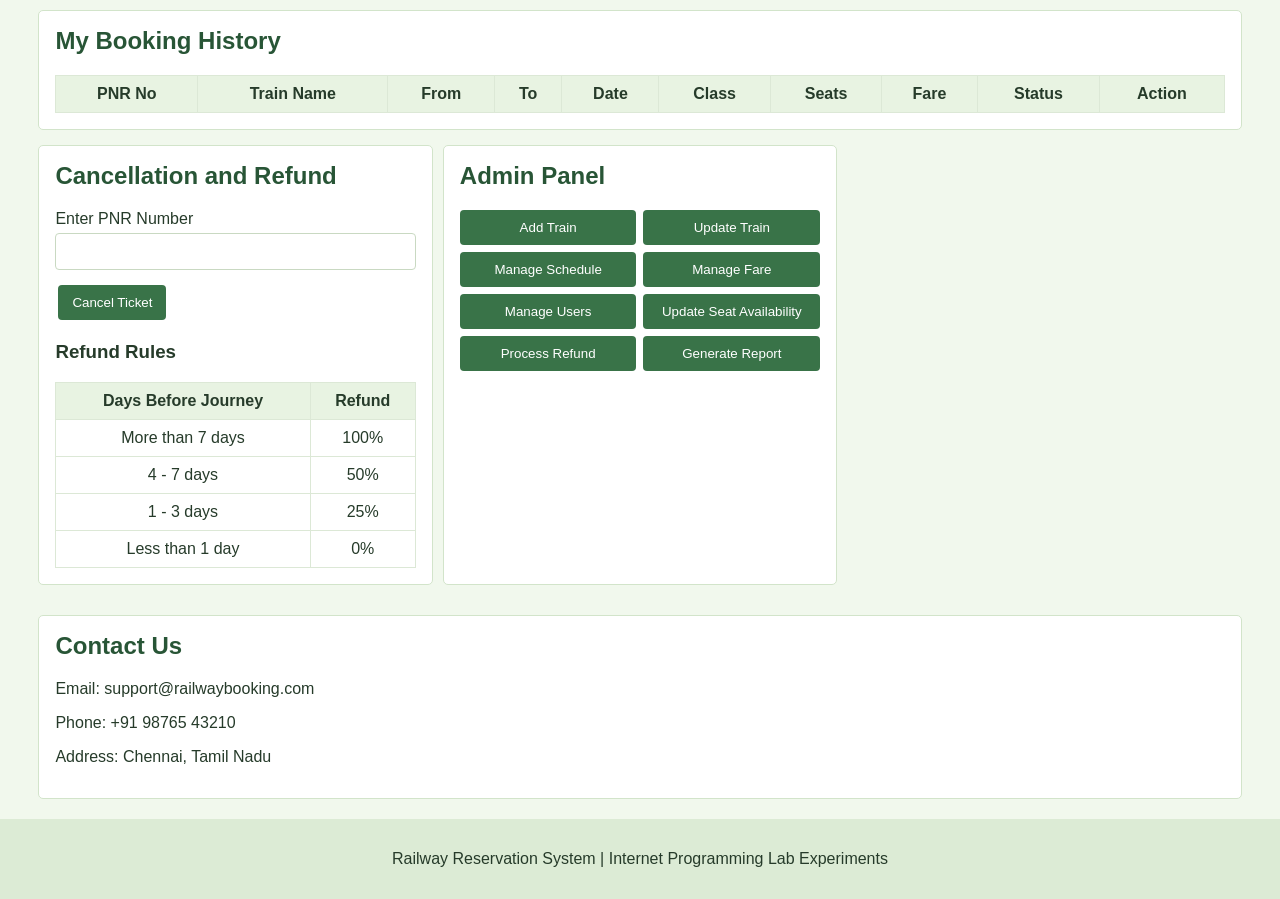
<file: practical/exp4/index.html>
<!DOCTYPE html>
<html lang="en">

<head>
    <meta charset="UTF-8">
    <meta name="viewport" content="width=device-width, initial-scale=1.0">
    <title>Railway Reservation System</title>
    <link rel="stylesheet" href="style.css">
</head>

<body>

    <header>
        <h1>Railway Reservation System</h1>
        <nav>
            <a href="#home">Home</a>
            <a href="#trains">Trains</a>
            <a href="#history">My Bookings</a>
            <a href="#pnr">PNR Status</a>
            <a href="#login">Login</a>
            <a href="#register">Register</a>
            <a href="#admin">Admin</a>
        </nav>
    </header>

    <section id="home" class="hero">
        <h2>Plan Your Journey</h2>
        <p>Book Train Tickets Easily and Travel Comfortably</p>
        <form class="search-form" onsubmit="searchTrains(event)">
            <input id="from" placeholder="Source station" required>
            <input id="to" placeholder="Destination station" required>
            <input id="journeyDate" type="date" required>
            <select id="searchClass">
                <option value="All">All Classes</option>
                <option>SL</option>
                <option>3A</option>
                <option>2A</option>
                <option>1A</option>
            </select>
            <button type="submit">Search Trains</button>
        </form>
    </section>

    <section id="trains">
        <h2>Available Trains</h2>
        <div class="table-container">
            <table>
                <thead>
                    <tr>
                        <th>Train No</th>
                        <th>Train Name</th>
                        <th>From</th>
                        <th>To</th>
                        <th>Departure</th>
                        <th>Arrival</th>
                        <th>Classes</th>
                        <th>Seats</th>
                        <th>Action</th>
                    </tr>
                </thead>
                <tbody id="trainList">
                    <tr>
                        <td>12621</td>
                        <td>Tamil Nadu Express</td>
                        <td>Chennai</td>
                        <td>New Delhi</td>
                        <td>06:00</td>
                        <td>22:30</td>
                        <td>SL, 3A, 2A</td>
                        <td>120</td>
                        <td><button onclick="selectTrain('12621','Tamil Nadu Express')">View Seats</button></td>
                    </tr>
                    <tr>
                        <td>12345</td>
                        <td>Howrah Express</td>
                        <td>Chennai</td>
                        <td>Howrah</td>
                        <td>08:15</td>
                        <td>06:20</td>
                        <td>SL, 3A, 2A</td>
                        <td>85</td>
                        <td><button onclick="selectTrain('12345','Howrah Express')">View Seats</button></td>
                    </tr>
                    <tr>
                        <td>12243</td>
                        <td>Chennai Central EXP</td>
                        <td>Chennai</td>
                        <td>Mumbai</td>
                        <td>14:00</td>
                        <td>05:10</td>
                        <td>SL, 3A, 2A, 1A</td>
                        <td>64</td>
                        <td><button onclick="selectTrain('12243','Chennai Central EXP')">View Seats</button></td>
                    </tr>
                    <tr>
                        <td>12633</td>
                        <td>Kanyakumari Express</td>
                        <td>Chennai</td>
                        <td>Kanyakumari</td>
                        <td>16:20</td>
                        <td>23:40</td>
                        <td>SL, 3A, 2A</td>
                        <td>98</td>
                        <td><button onclick="selectTrain('12633','Kanyakumari Express')">View Seats</button></td>
                    </tr>
                </tbody>
            </table>
        </div>
    </section>

    <div class="grid">
        <section id="seats">
            <h2>Seat Selection</h2>
            <p id="trainSelected">Select a train first.</p>
            <label>Class</label>
            <select id="travelClass">
                <option value="SL">Sleeper (SL)</option>
                <option value="3A">AC 3 Tier (3A)</option>
                <option value="2A">AC 2 Tier (2A)</option>
                <option value="1A">First AC (1A)</option>
            </select>
            <p><span class="available">■</span> Available
                <span class="booked">■</span> Booked
                <span class="chosen">■</span> Selected
            </p>
            <div id="seatList" class="seats"></div>
            <p>Selected Seats: <span id="selectedSeats">None</span></p>
        </section>

        <section id="passenger">
            <h2>Passenger Details</h2>
            <form onsubmit="savePassenger(event)">
                <label>Name</label>
                <input id="passengerName" required>
                <label>Age</label>
                <input id="passengerAge" type="number" min="1" max="120" required>
                <label>Gender</label>
                <select id="gender" required>
                    <option value="">Select</option>
                    <option>Male</option>
                    <option>Female</option>
                    <option>Other</option>
                </select>
                <label>Email</label>
                <input id="passengerEmail" type="email" required>
                <button type="submit">Save Passenger</button>
            </form>
        </section>

        <section id="payment">
            <h2>Payment Details</h2>
            <p>Total Fare: ₹<span id="fare">0</span></p>
            <label>Payment Mode</label>
            <select id="paymentMode">
                <option>Online Payment</option>
                <option>Offline Payment</option>
            </select>
            <button onclick="makePayment()">Make Payment</button>
        </section>

        <section id="login">
            <h2>User Login</h2>
            <form onsubmit="login(event)">
                <label>Email</label>
                <input type="email" required>
                <label>Password</label>
                <input type="password" required>
                <button type="submit">Login</button>
            </form>
            <p><a href="#register">New user? Register here</a></p>
            <button onclick="alert('Password reset requested.')">Forgot Password</button>
        </section>

        <section id="register">
            <h2>User Registration</h2>
            <form onsubmit="registerUser(event)">
                <label>Full Name</label>
                <input required>
                <label>Email</label>
                <input type="email" required>
                <label>Password</label>
                <input type="password" required>
                <label>Phone Number</label>
                <input type="tel" required>
                <button type="submit">Register</button>
            </form>
        </section>

        <section id="pnr">
            <h2>Check PNR Status</h2>
            <form onsubmit="checkPNR(event)">
                <label>Enter PNR Number</label>
                <input id="pnrNumber" placeholder="Enter PNR number" required>
                <button type="submit">Check Status</button>
            </form>
            <p id="pnrResult"></p>
        </section>
    </div>

    <section id="history">
        <h2>My Booking History</h2>
        <div class="table-container">
            <table>
                <thead>
                    <tr>
                        <th>PNR No</th>
                        <th>Train Name</th>
                        <th>From</th>
                        <th>To</th>
                        <th>Date</th>
                        <th>Class</th>
                        <th>Seats</th>
                        <th>Fare</th>
                        <th>Status</th>
                        <th>Action</th>
                    </tr>
                </thead>
                <tbody id="bookingHistory"></tbody>
            </table>
        </div>
    </section>

    <div class="grid">
        <section id="cancellation">
            <h2>Cancellation and Refund</h2>
            <form onsubmit="cancelTicket(event)">
                <label>Enter PNR Number</label>
                <input id="cancelPNR" required>
                <button type="submit">Cancel Ticket</button>
            </form>
            <h3>Refund Rules</h3>
            <table>
                <tr>
                    <th>Days Before Journey</th>
                    <th>Refund</th>
                </tr>
                <tr>
                    <td>More than 7 days</td>
                    <td>100%</td>
                </tr>
                <tr>
                    <td>4 - 7 days</td>
                    <td>50%</td>
                </tr>
                <tr>
                    <td>1 - 3 days</td>
                    <td>25%</td>
                </tr>
                <tr>
                    <td>Less than 1 day</td>
                    <td>0%</td>
                </tr>
            </table>
        </section>

        <section id="admin">
            <h2>Admin Panel</h2>
            <div class="admin-buttons">
                <button onclick="addTrain()">Add Train</button>
                <button onclick="updateTrain()">Update Train</button>
                <button onclick="manageSchedule()">Manage Schedule</button>
                <button onclick="manageFare()">Manage Fare</button>
                <button onclick="manageUsers()">Manage Users</button>
                <button onclick="updateSeats()">Update Seat Availability</button>
                <button onclick="processRefund()">Process Refund</button>
                <button onclick="generateReport()">Generate Report</button>
            </div>
        </section>
    </div>

    <section id="contact">
        <h2>Contact Us</h2>
        <p>Email: support@railwaybooking.com</p>
        <p>Phone: +91 98765 43210</p>
        <p>Address: Chennai, Tamil Nadu</p>
    </section>

    <footer>
        <p>Railway Reservation System | Internet Programming Lab Experiments</p>
    </footer>

    <script src="script.js"></script>
</body>

</html>
</file>
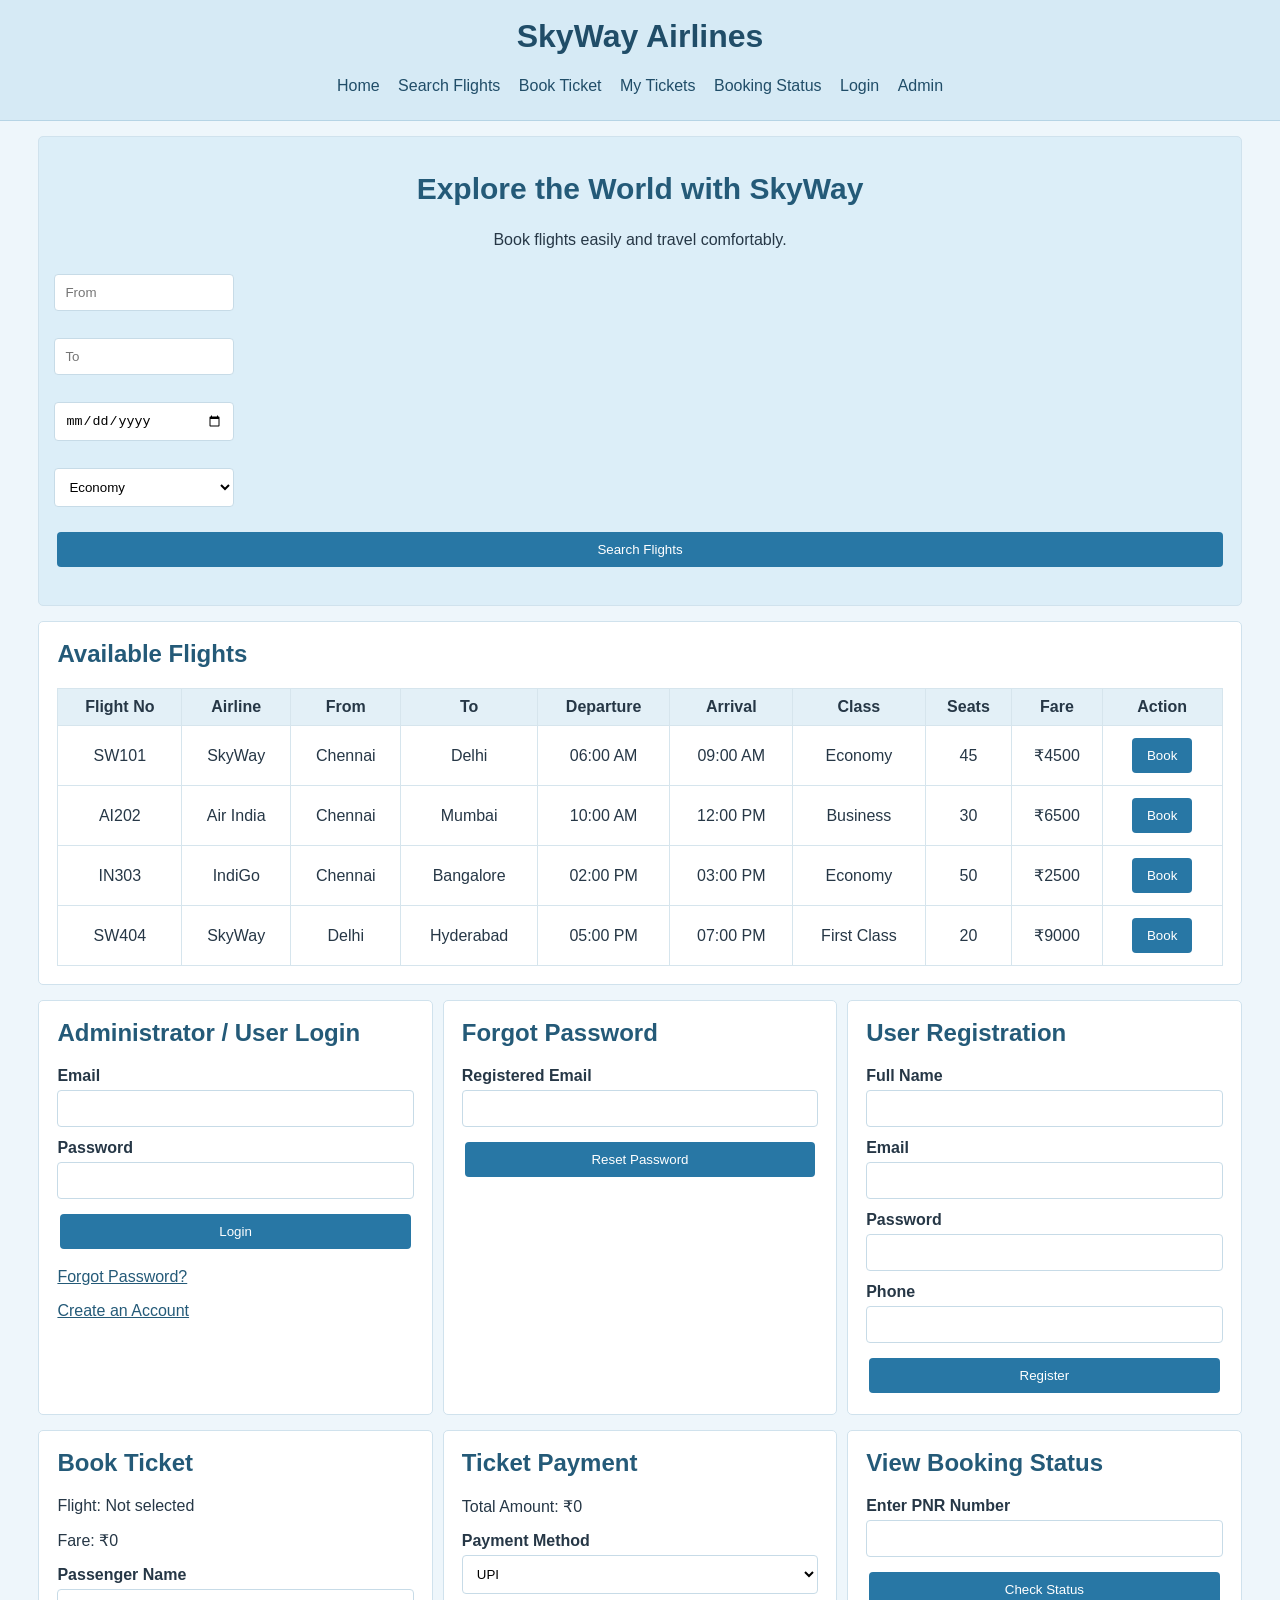
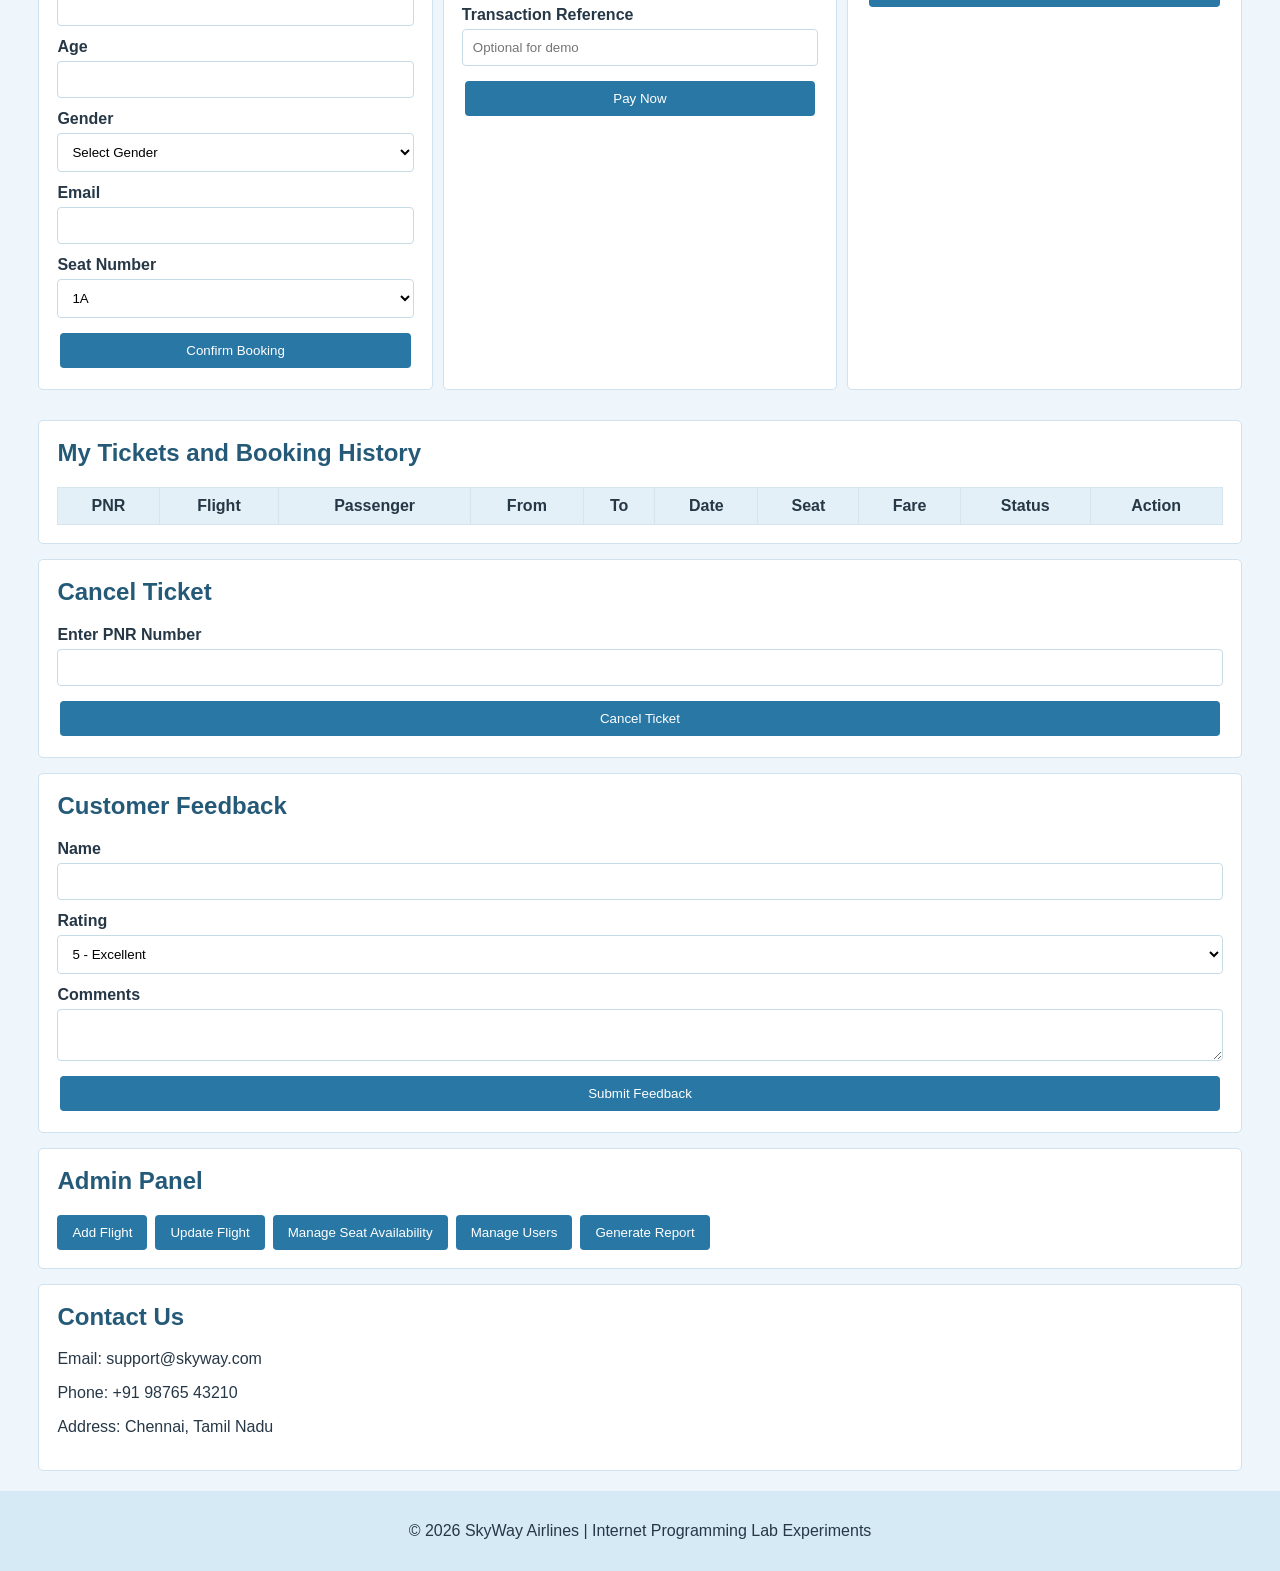
<file: practical/exp5/index.html>
<!DOCTYPE html>
<html lang="en">

<head>
    <meta charset="UTF-8">
    <meta name="viewport" content="width=device-width, initial-scale=1.0">
    <title>Flight Reservation System</title>
    <link rel="stylesheet" href="style.css">
</head>

<body>

    <header>
        <h1>SkyWay Airlines</h1>
        <nav>
            <a href="#home">Home</a>
            <a href="#flights">Search Flights</a>
            <a href="#booking">Book Ticket</a>
            <a href="#tickets">My Tickets</a>
            <a href="#status">Booking Status</a>
            <a href="#login">Login</a>
            <a href="#admin">Admin</a>
        </nav>
    </header>

    <section id="home" class="hero">
        <h2>Explore the World with SkyWay</h2>
        <p>Book flights easily and travel comfortably.</p>
        <form class="search-form" onsubmit="searchFlights(event)">
            <input id="source" placeholder="From" required>
            <input id="destination" placeholder="To" required>
            <input id="travelDate" type="date" required>
            <select id="flightClass">
                <option>Economy</option>
                <option>Business</option>
                <option>First Class</option>
            </select>
            <button type="submit">Search Flights</button>
        </form>
    </section>

    <section id="flights">
        <h2>Available Flights</h2>
        <div class="table-container">
            <table>
                <thead>
                    <tr>
                        <th>Flight No</th>
                        <th>Airline</th>
                        <th>From</th>
                        <th>To</th>
                        <th>Departure</th>
                        <th>Arrival</th>
                        <th>Class</th>
                        <th>Seats</th>
                        <th>Fare</th>
                        <th>Action</th>
                    </tr>
                </thead>
                <tbody id="flightList">
                    <tr>
                        <td>SW101</td>
                        <td>SkyWay</td>
                        <td>Chennai</td>
                        <td>Delhi</td>
                        <td>06:00 AM</td>
                        <td>09:00 AM</td>
                        <td>Economy</td>
                        <td>45</td>
                        <td>₹4500</td>
                        <td><button onclick="selectFlight('SW101','SkyWay',4500)">Book</button></td>
                    </tr>
                    <tr>
                        <td>AI202</td>
                        <td>Air India</td>
                        <td>Chennai</td>
                        <td>Mumbai</td>
                        <td>10:00 AM</td>
                        <td>12:00 PM</td>
                        <td>Business</td>
                        <td>30</td>
                        <td>₹6500</td>
                        <td><button onclick="selectFlight('AI202','Air India',6500)">Book</button></td>
                    </tr>
                    <tr>
                        <td>IN303</td>
                        <td>IndiGo</td>
                        <td>Chennai</td>
                        <td>Bangalore</td>
                        <td>02:00 PM</td>
                        <td>03:00 PM</td>
                        <td>Economy</td>
                        <td>50</td>
                        <td>₹2500</td>
                        <td><button onclick="selectFlight('IN303','IndiGo',2500)">Book</button></td>
                    </tr>
                    <tr>
                        <td>SW404</td>
                        <td>SkyWay</td>
                        <td>Delhi</td>
                        <td>Hyderabad</td>
                        <td>05:00 PM</td>
                        <td>07:00 PM</td>
                        <td>First Class</td>
                        <td>20</td>
                        <td>₹9000</td>
                        <td><button onclick="selectFlight('SW404','SkyWay',9000)">Book</button></td>
                    </tr>
                </tbody>
            </table>
        </div>
    </section>

    <div class="grid">

        <section id="login">
            <h2>Administrator / User Login</h2>
            <form onsubmit="login(event)">
                <label>Email</label>
                <input type="email" required>
                <label>Password</label>
                <input type="password" required>
                <button type="submit">Login</button>
            </form>
            <p><a href="#forgot">Forgot Password?</a></p>
            <p><a href="#register">Create an Account</a></p>
        </section>

        <section id="forgot">
            <h2>Forgot Password</h2>
            <form onsubmit="forgotPassword(event)">
                <label>Registered Email</label>
                <input type="email" required>
                <button type="submit">Reset Password</button>
            </form>
        </section>

        <section id="register">
            <h2>User Registration</h2>
            <form onsubmit="registerUser(event)">
                <label>Full Name</label>
                <input required>
                <label>Email</label>
                <input type="email" required>
                <label>Password</label>
                <input type="password" required>
                <label>Phone</label>
                <input type="tel" required>
                <button type="submit">Register</button>
            </form>
        </section>

        <section id="booking">
            <h2>Book Ticket</h2>
            <p>Flight: <span id="selectedFlight">Not selected</span></p>
            <p>Fare: ₹<span id="fare">0</span></p>
            <form onsubmit="bookTicket(event)">
                <label>Passenger Name</label>
                <input id="passengerName" required>
                <label>Age</label>
                <input id="passengerAge" type="number" min="1" required>
                <label>Gender</label>
                <select id="gender" required>
                    <option value="">Select Gender</option>
                    <option>Male</option>
                    <option>Female</option>
                    <option>Other</option>
                </select>
                <label>Email</label>
                <input id="passengerEmail" type="email" required>
                <label>Seat Number</label>
                <select id="seatNumber">
                    <option>1A</option>
                    <option>2A</option>
                    <option>3A</option>
                    <option>4A</option>
                    <option>5A</option>
                    <option>6A</option>
                    <option>7A</option>
                    <option>8A</option>
                </select>
                <button type="submit">Confirm Booking</button>
            </form>
        </section>

        <section id="payment">
            <h2>Ticket Payment</h2>
            <p>Total Amount: ₹<span id="paymentFare">0</span></p>
            <form onsubmit="makePayment(event)">
                <label>Payment Method</label>
                <select id="paymentMethod">
                    <option>UPI</option>
                    <option>Credit Card</option>
                    <option>Debit Card</option>
                    <option>Offline Payment</option>
                </select>
                <label>Transaction Reference</label>
                <input id="transactionRef" placeholder="Optional for demo">
                <button type="submit">Pay Now</button>
            </form>
        </section>

        <section id="status">
            <h2>View Booking Status</h2>
            <form onsubmit="checkStatus(event)">
                <label>Enter PNR Number</label>
                <input id="pnrInput" required>
                <button type="submit">Check Status</button>
            </form>
            <p id="statusResult"></p>
        </section>

    </div>

    <section id="tickets">
        <h2>My Tickets and Booking History</h2>
        <div class="table-container">
            <table>
                <thead>
                    <tr>
                        <th>PNR</th>
                        <th>Flight</th>
                        <th>Passenger</th>
                        <th>From</th>
                        <th>To</th>
                        <th>Date</th>
                        <th>Seat</th>
                        <th>Fare</th>
                        <th>Status</th>
                        <th>Action</th>
                    </tr>
                </thead>
                <tbody id="ticketList"></tbody>
            </table>
        </div>
    </section>

    <section id="cancel">
        <h2>Cancel Ticket</h2>
        <form onsubmit="cancelTicket(event)">
            <label>Enter PNR Number</label>
            <input id="cancelPNR" required>
            <button type="submit">Cancel Ticket</button>
        </form>
    </section>

    <section id="feedback">
        <h2>Customer Feedback</h2>
        <form onsubmit="submitFeedback(event)">
            <label>Name</label>
            <input id="feedbackName" required>
            <label>Rating</label>
            <select id="rating">
                <option>5 - Excellent</option>
                <option>4 - Very Good</option>
                <option>3 - Good</option>
                <option>2 - Average</option>
                <option>1 - Poor</option>
            </select>
            <label>Comments</label>
            <textarea id="feedbackText" required></textarea>
            <button type="submit">Submit Feedback</button>
        </form>
        <div id="feedbackList"></div>
    </section>

    <section id="admin">
        <h2>Admin Panel</h2>
        <div class="admin-buttons">
            <button onclick="addFlight()">Add Flight</button>
            <button onclick="updateFlight()">Update Flight</button>
            <button onclick="manageSeats()">Manage Seat Availability</button>
            <button onclick="manageUsers()">Manage Users</button>
            <button onclick="generateReport()">Generate Report</button>
        </div>
        <div id="report"></div>
    </section>

    <section id="contact">
        <h2>Contact Us</h2>
        <p>Email: support@skyway.com</p>
        <p>Phone: +91 98765 43210</p>
        <p>Address: Chennai, Tamil Nadu</p>
    </section>

    <footer>
        <p>© 2026 SkyWay Airlines | Internet Programming Lab Experiments</p>
    </footer>

    <script src="script.js"></script>
</body>

</html>
</file>
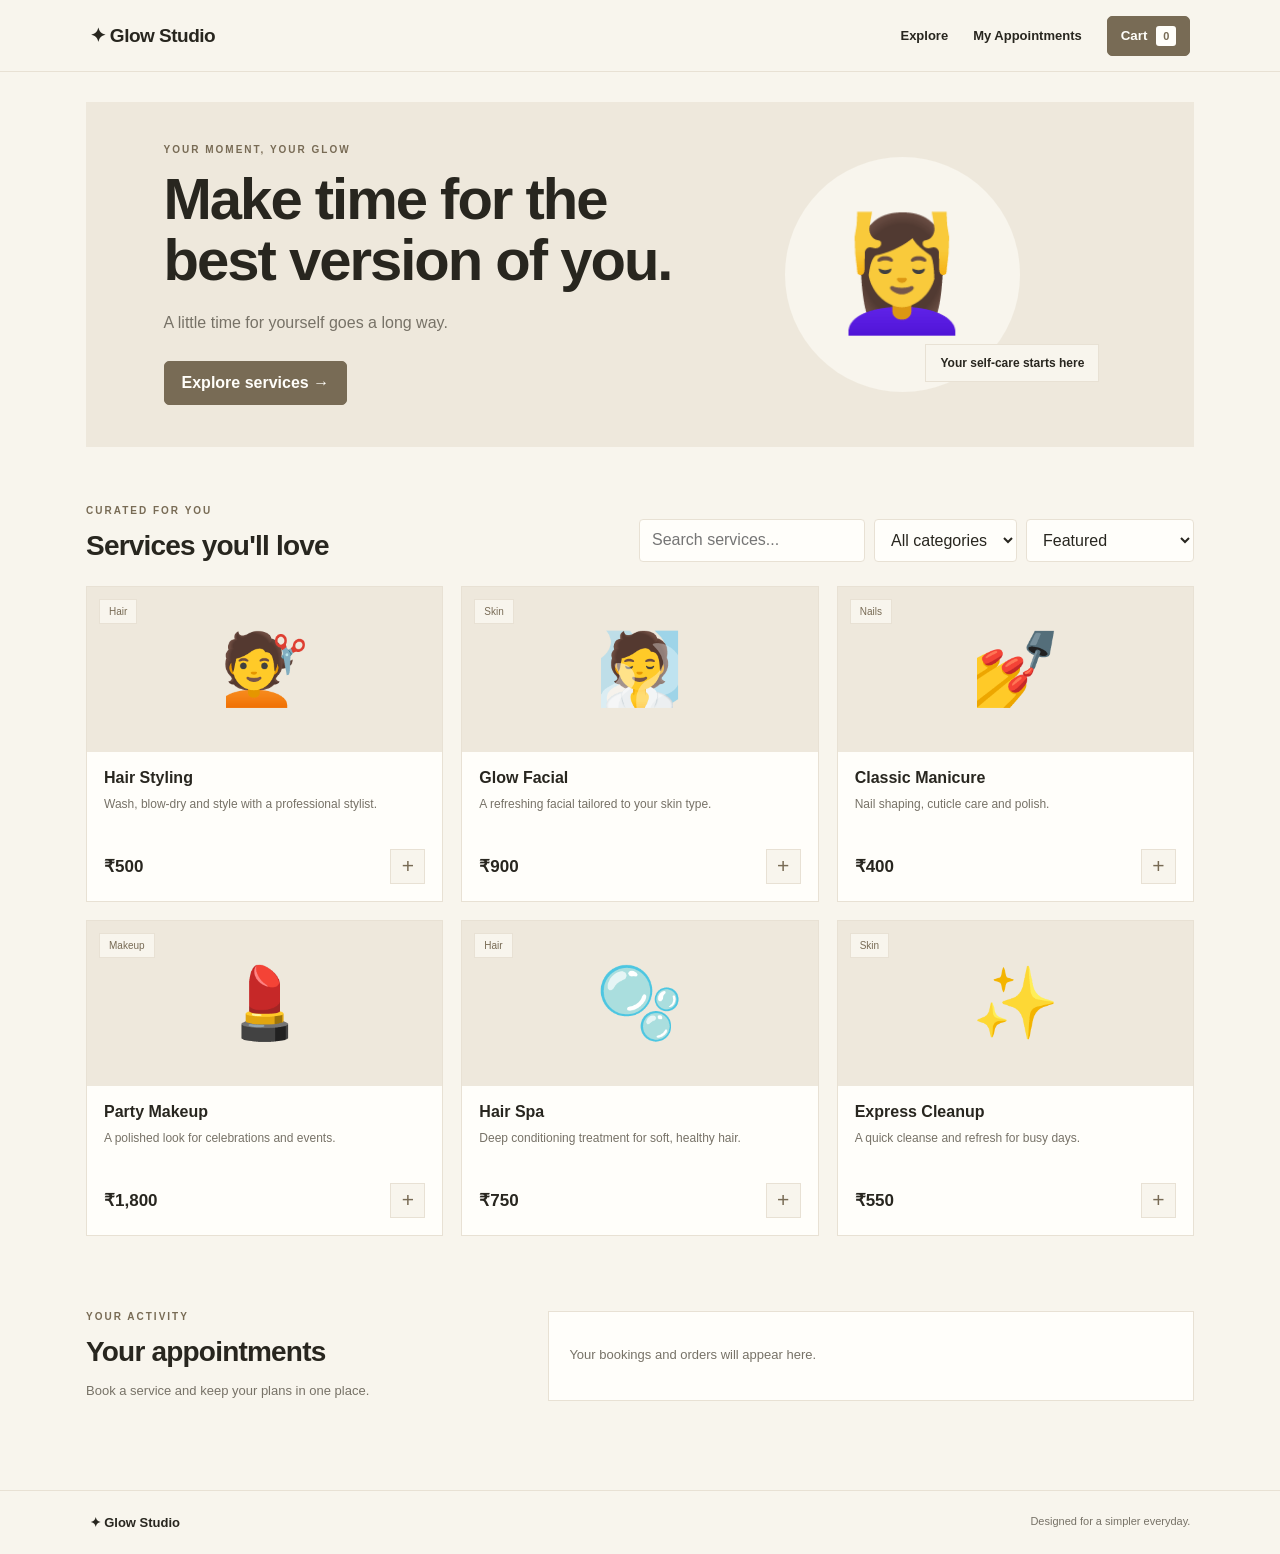
<file: practical/exp6/index.html>
<!DOCTYPE html>
<html lang="en">
<head>
  <meta charset="UTF-8">
  <meta name="viewport" content="width=device-width, initial-scale=1.0">
  <title>Glow Studio | Beauty Booking</title>
  <link rel="stylesheet" href="style.css">
</head>
<body>
  <header class="topbar">
    <a class="brand" href="#">✦ Glow Studio</a>
    <nav><a href="#catalog">Explore</a><a href="#orders">My Appointments</a><button class="cart-button" id="cartButton">Cart <span id="cartCount">0</span></button></nav>
  </header>
  <main>
    <section class="hero">
      <div class="hero-copy">
        <p class="eyebrow">YOUR MOMENT, YOUR GLOW</p>
        <h1>Make time for the best version of you.</h1>
        <p>A little time for yourself goes a long way.</p>
        <a class="primary-link" href="#catalog">Explore services →</a>
      </div>
      <div class="hero-art"><div class="art-circle"></div><div class="art-emoji">💆‍♀️</div><div class="art-tag">Your self-care starts here</div></div>
    </section>
    <section class="toolbar" id="catalog">
      <div><p class="eyebrow">CURATED FOR YOU</p><h2>Services you'll love</h2></div>
      <div class="filters">
        <input id="searchInput" type="search" placeholder="Search services...">
        <select id="categoryFilter" aria-label="Filter by category"></select>
        <select id="sortFilter" aria-label="Sort products">
          <option value="featured">Featured</option><option value="low">Price: low to high</option><option value="high">Price: high to low</option>
        </select>
      </div>
    </section>
    <section class="product-grid" id="productGrid"></section>
    <section class="orders" id="orders">
      <div><p class="eyebrow">YOUR ACTIVITY</p><h2>Your appointments</h2><p class="muted">Book a service and keep your plans in one place.</p></div>
      <div class="order-panel" id="orderPanel"><p class="muted">Your bookings and orders will appear here.</p></div>
    </section>
  </main>
  <footer><span>✦ Glow Studio</span><span>Designed for a simpler everyday.</span></footer>
  <div class="toast" id="toast"></div>
  <dialog id="checkoutDialog">
    <form method="dialog" id="checkoutForm">
      <button class="close-button" type="button" id="closeDialog">×</button>
      <p class="eyebrow">ALMOST THERE</p><h2>Request an appointment</h2>
      <div id="cartItems" class="cart-items"></div>
      <p class="total-row"><span>Total</span><strong id="cartTotal">₹0</strong></p>
      <label>Your name<input id="customerName" required placeholder="Full name"></label>
      <label>Phone number<input id="customerContact" required placeholder="Mobile number"></label>
      <label>Preferred date and time<input id="customerExtra" required placeholder="e.g. 20 Oct, 3:00 PM"></label>
      <button class="primary-button" type="submit">Request appointment</button>
      <p class="fine-print">Demo only. No real payment or booking is processed.</p>
    </form>
  </dialog>
  <script src="script.js"></script>
</body>
</html>
</file>
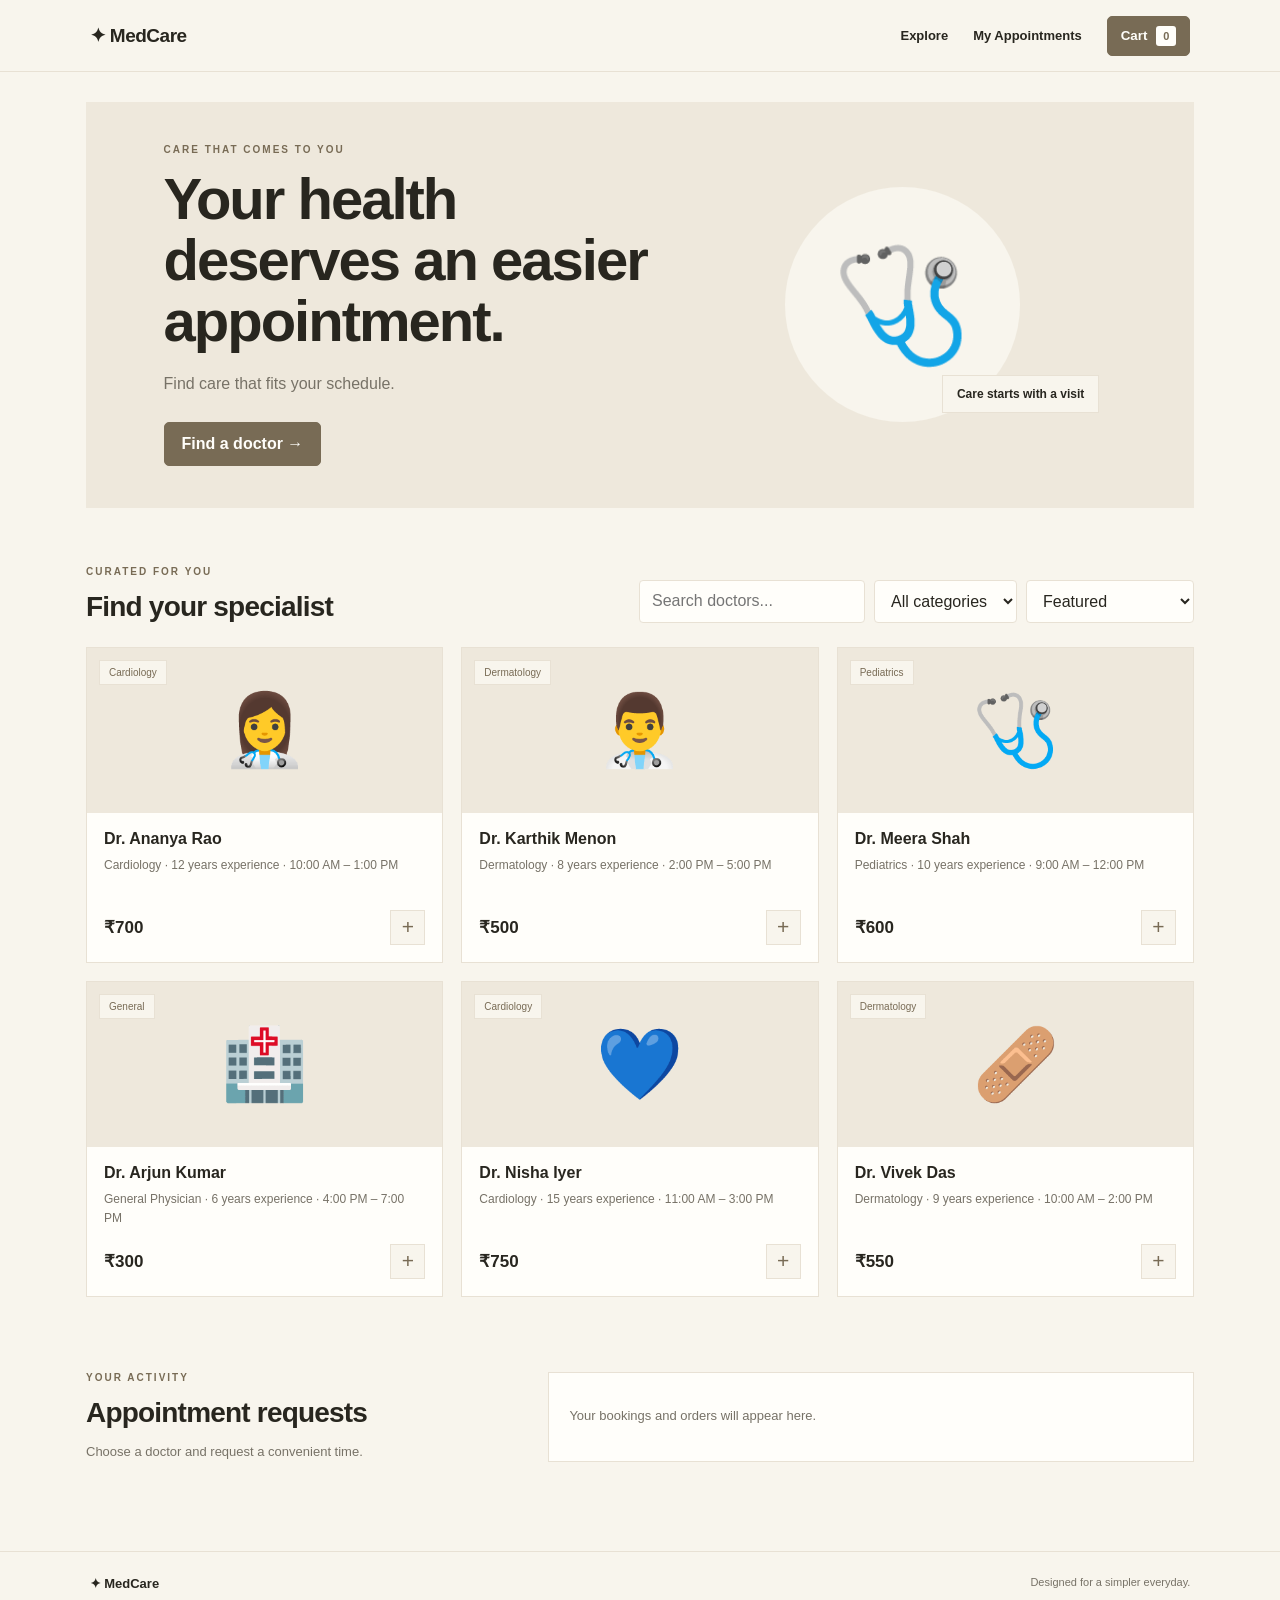
<file: practical/exp7/index.html>
<!DOCTYPE html>
<html lang="en">
<head>
  <meta charset="UTF-8">
  <meta name="viewport" content="width=device-width, initial-scale=1.0">
  <title>MedCare | Doctor Appointments</title>
  <link rel="stylesheet" href="style.css">
</head>
<body>
  <header class="topbar">
    <a class="brand" href="#">✦ MedCare</a>
    <nav><a href="#catalog">Explore</a><a href="#orders">My Appointments</a><button class="cart-button" id="cartButton">Cart <span id="cartCount">0</span></button></nav>
  </header>
  <main>
    <section class="hero">
      <div class="hero-copy">
        <p class="eyebrow">CARE THAT COMES TO YOU</p>
        <h1>Your health deserves an easier appointment.</h1>
        <p>Find care that fits your schedule.</p>
        <a class="primary-link" href="#catalog">Find a doctor →</a>
      </div>
      <div class="hero-art"><div class="art-circle"></div><div class="art-emoji">🩺</div><div class="art-tag">Care starts with a visit</div></div>
    </section>
    <section class="toolbar" id="catalog">
      <div><p class="eyebrow">CURATED FOR YOU</p><h2>Find your specialist</h2></div>
      <div class="filters">
        <input id="searchInput" type="search" placeholder="Search doctors...">
        <select id="categoryFilter" aria-label="Filter by category"></select>
        <select id="sortFilter" aria-label="Sort products">
          <option value="featured">Featured</option><option value="low">Price: low to high</option><option value="high">Price: high to low</option>
        </select>
      </div>
    </section>
    <section class="product-grid" id="productGrid"></section>
    <section class="orders" id="orders">
      <div><p class="eyebrow">YOUR ACTIVITY</p><h2>Appointment requests</h2><p class="muted">Choose a doctor and request a convenient time.</p></div>
      <div class="order-panel" id="orderPanel"><p class="muted">Your bookings and orders will appear here.</p></div>
    </section>
  </main>
  <footer><span>✦ MedCare</span><span>Designed for a simpler everyday.</span></footer>
  <div class="toast" id="toast"></div>
  <dialog id="checkoutDialog">
    <form method="dialog" id="checkoutForm">
      <button class="close-button" type="button" id="closeDialog">×</button>
      <p class="eyebrow">ALMOST THERE</p><h2>Request a consultation</h2>
      <div id="cartItems" class="cart-items"></div>
      <p class="total-row"><span>Total</span><strong id="cartTotal">₹0</strong></p>
      <label>Patient name<input id="customerName" required placeholder="Full name"></label>
      <label>Phone number<input id="customerContact" required placeholder="Mobile number"></label>
      <label>Preferred date<input id="customerExtra" required placeholder="e.g. 20 Oct 2026"></label>
      <button class="primary-button" type="submit">Request appointment</button>
      <p class="fine-print">Demo only. No real payment or booking is processed.</p>
    </form>
  </dialog>
  <script src="script.js"></script>
</body>
</html>
</file>
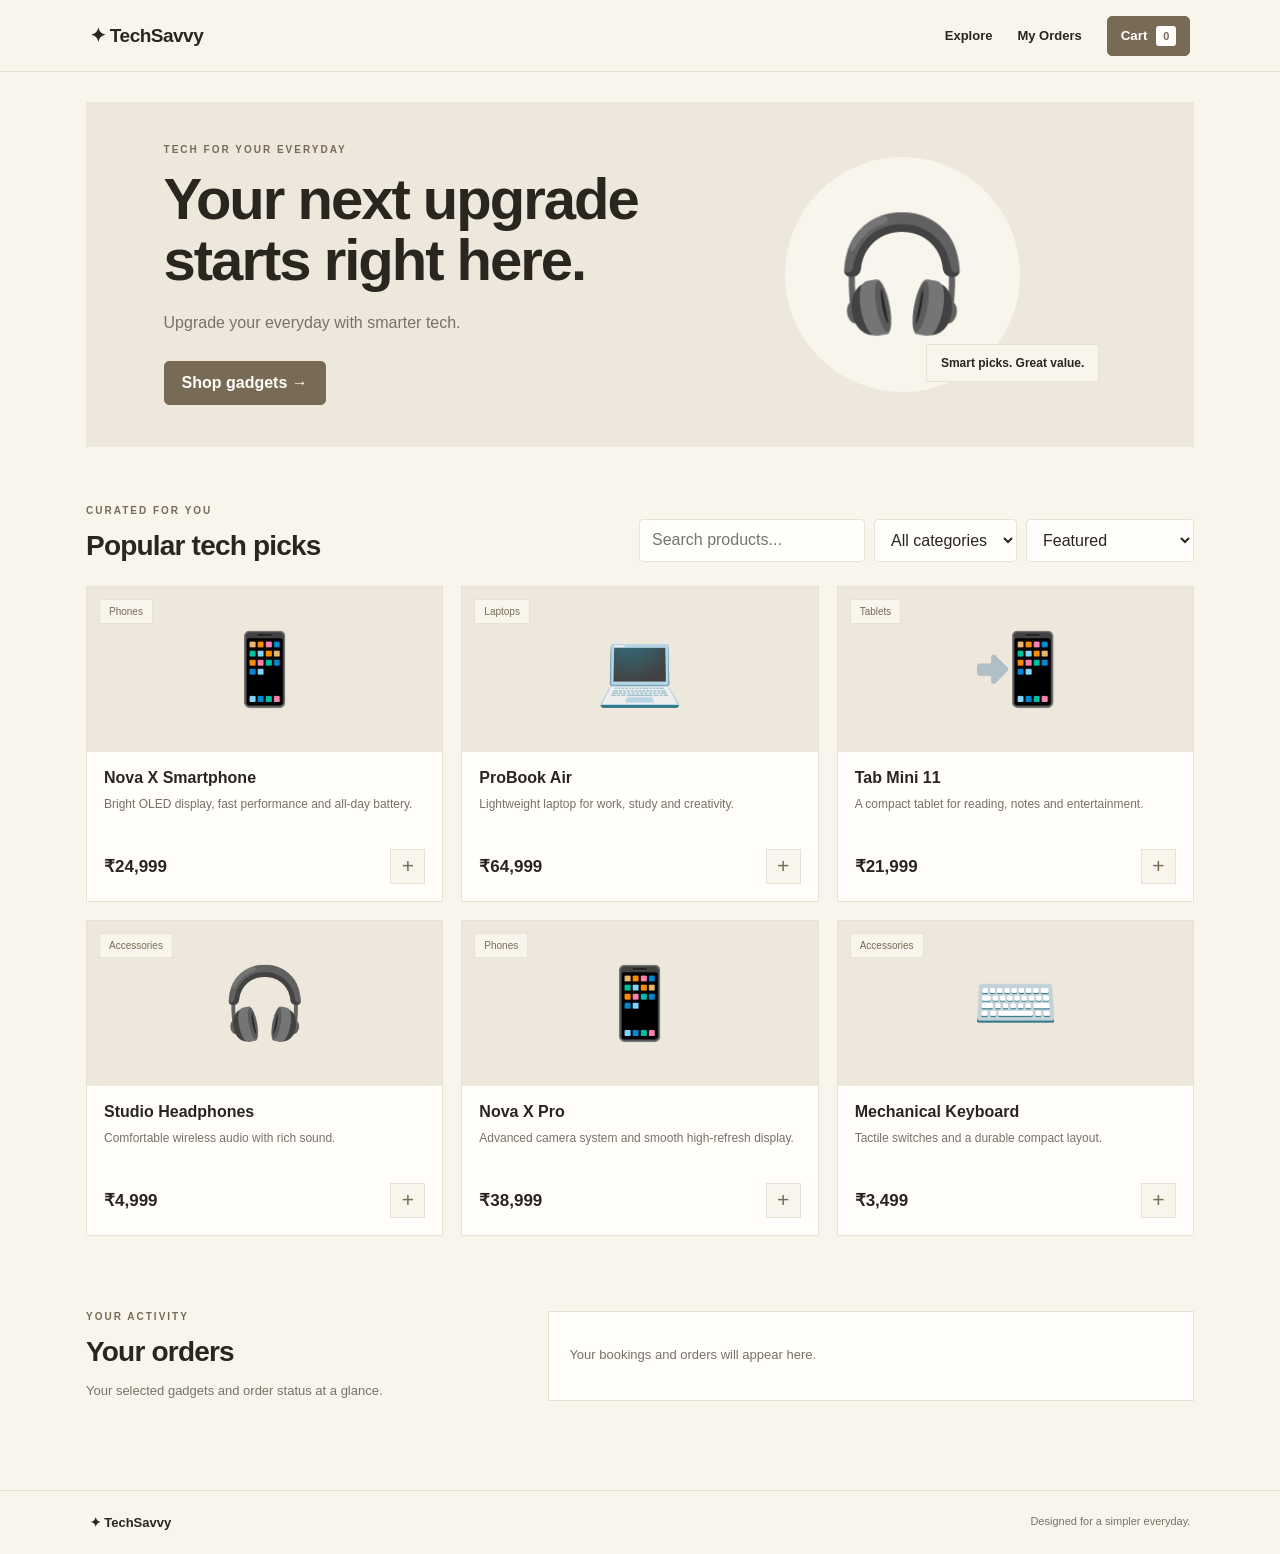
<file: practical/exp8/index.html>
<!DOCTYPE html>
<html lang="en">
<head>
  <meta charset="UTF-8">
  <meta name="viewport" content="width=device-width, initial-scale=1.0">
  <title>TechSavvy | Gadget Store</title>
  <link rel="stylesheet" href="style.css">
</head>
<body>
  <header class="topbar">
    <a class="brand" href="#">✦ TechSavvy</a>
    <nav><a href="#catalog">Explore</a><a href="#orders">My Orders</a><button class="cart-button" id="cartButton">Cart <span id="cartCount">0</span></button></nav>
  </header>
  <main>
    <section class="hero">
      <div class="hero-copy">
        <p class="eyebrow">TECH FOR YOUR EVERYDAY</p>
        <h1>Your next upgrade starts right here.</h1>
        <p>Upgrade your everyday with smarter tech.</p>
        <a class="primary-link" href="#catalog">Shop gadgets →</a>
      </div>
      <div class="hero-art"><div class="art-circle"></div><div class="art-emoji">🎧</div><div class="art-tag">Smart picks. Great value.</div></div>
    </section>
    <section class="toolbar" id="catalog">
      <div><p class="eyebrow">CURATED FOR YOU</p><h2>Popular tech picks</h2></div>
      <div class="filters">
        <input id="searchInput" type="search" placeholder="Search products...">
        <select id="categoryFilter" aria-label="Filter by category"></select>
        <select id="sortFilter" aria-label="Sort products">
          <option value="featured">Featured</option><option value="low">Price: low to high</option><option value="high">Price: high to low</option>
        </select>
      </div>
    </section>
    <section class="product-grid" id="productGrid"></section>
    <section class="orders" id="orders">
      <div><p class="eyebrow">YOUR ACTIVITY</p><h2>Your orders</h2><p class="muted">Your selected gadgets and order status at a glance.</p></div>
      <div class="order-panel" id="orderPanel"><p class="muted">Your bookings and orders will appear here.</p></div>
    </section>
  </main>
  <footer><span>✦ TechSavvy</span><span>Designed for a simpler everyday.</span></footer>
  <div class="toast" id="toast"></div>
  <dialog id="checkoutDialog">
    <form method="dialog" id="checkoutForm">
      <button class="close-button" type="button" id="closeDialog">×</button>
      <p class="eyebrow">ALMOST THERE</p><h2>Checkout</h2>
      <div id="cartItems" class="cart-items"></div>
      <p class="total-row"><span>Total</span><strong id="cartTotal">₹0</strong></p>
      <label>Customer name<input id="customerName" required placeholder="Full name"></label>
      <label>Phone or email<input id="customerContact" required placeholder="Your contact details"></label>
      <label>Delivery address<input id="customerExtra" required placeholder="Street, area and city"></label>
      <button class="primary-button" type="submit">Place order</button>
      <p class="fine-print">Demo only. No real payment or booking is processed.</p>
    </form>
  </dialog>
  <script src="script.js"></script>
</body>
</html>
</file>
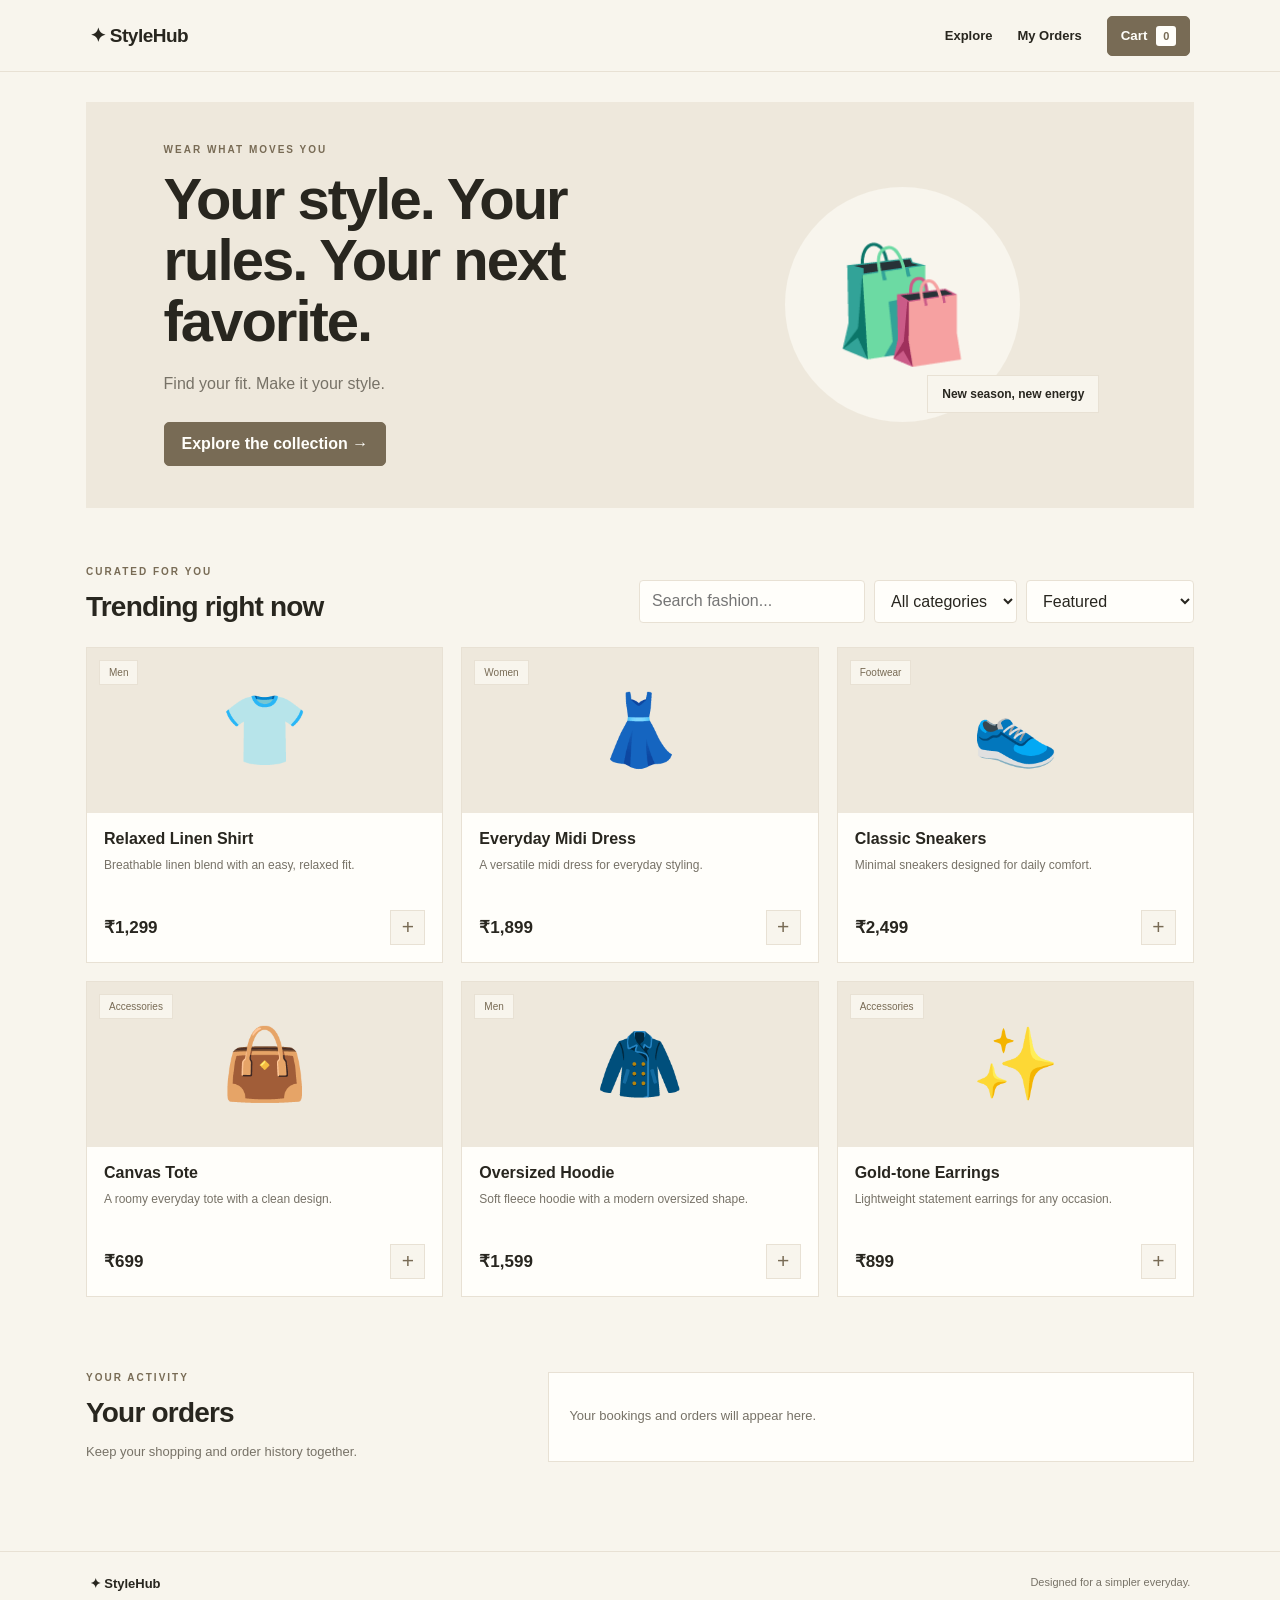
<file: practical/exp9/index.html>
<!DOCTYPE html>
<html lang="en">
<head>
  <meta charset="UTF-8">
  <meta name="viewport" content="width=device-width, initial-scale=1.0">
  <title>StyleHub | Fashion Store</title>
  <link rel="stylesheet" href="style.css">
</head>
<body>
  <header class="topbar">
    <a class="brand" href="#">✦ StyleHub</a>
    <nav><a href="#catalog">Explore</a><a href="#orders">My Orders</a><button class="cart-button" id="cartButton">Cart <span id="cartCount">0</span></button></nav>
  </header>
  <main>
    <section class="hero">
      <div class="hero-copy">
        <p class="eyebrow">WEAR WHAT MOVES YOU</p>
        <h1>Your style. Your rules. Your next favorite.</h1>
        <p>Find your fit. Make it your style.</p>
        <a class="primary-link" href="#catalog">Explore the collection →</a>
      </div>
      <div class="hero-art"><div class="art-circle"></div><div class="art-emoji">🛍️</div><div class="art-tag">New season, new energy</div></div>
    </section>
    <section class="toolbar" id="catalog">
      <div><p class="eyebrow">CURATED FOR YOU</p><h2>Trending right now</h2></div>
      <div class="filters">
        <input id="searchInput" type="search" placeholder="Search fashion...">
        <select id="categoryFilter" aria-label="Filter by category"></select>
        <select id="sortFilter" aria-label="Sort products">
          <option value="featured">Featured</option><option value="low">Price: low to high</option><option value="high">Price: high to low</option>
        </select>
      </div>
    </section>
    <section class="product-grid" id="productGrid"></section>
    <section class="orders" id="orders">
      <div><p class="eyebrow">YOUR ACTIVITY</p><h2>Your orders</h2><p class="muted">Keep your shopping and order history together.</p></div>
      <div class="order-panel" id="orderPanel"><p class="muted">Your bookings and orders will appear here.</p></div>
    </section>
  </main>
  <footer><span>✦ StyleHub</span><span>Designed for a simpler everyday.</span></footer>
  <div class="toast" id="toast"></div>
  <dialog id="checkoutDialog">
    <form method="dialog" id="checkoutForm">
      <button class="close-button" type="button" id="closeDialog">×</button>
      <p class="eyebrow">ALMOST THERE</p><h2>Checkout</h2>
      <div id="cartItems" class="cart-items"></div>
      <p class="total-row"><span>Total</span><strong id="cartTotal">₹0</strong></p>
      <label>Customer name<input id="customerName" required placeholder="Full name"></label>
      <label>Phone or email<input id="customerContact" required placeholder="Your contact details"></label>
      <label>Delivery address<input id="customerExtra" required placeholder="Street, area and city"></label>
      <button class="primary-button" type="submit">Place order</button>
      <p class="fine-print">Demo only. No real payment or booking is processed.</p>
    </form>
  </dialog>
  <script src="script.js"></script>
</body>
</html>
</file>
<file: practical/exp1/styles.css>
* {
    box-sizing: border-box;
}

body {
    margin: 0;
    font-family: Arial, sans-serif;
    background-color: #f5f5f5;
    color: #333;
}

/* Header */
header {
    background-color: #83b3e3;
    color: white;
    padding: 20px;
    text-align: center;
}

header h1 {
    margin: 0 0 15px;
}

nav a {
    color: white;
    text-decoration: none;
    margin: 0 10px;
}

nav a:hover {
    text-decoration: underline;
}

/* Sections */
section {
    background-color: white;
    margin: 20px auto;
    padding: 25px;
    width: 90%;
    max-width: 1000px;
    border-radius: 5px;
}

h2 {
    color: #2c3e50;
}

/* Hero */
.hero {
    text-align: center;
    padding: 50px 20px;
}

.button {
    display: inline-block;
    background-color: #3498db;
    color: white;
    padding: 10px 20px;
    text-decoration: none;
    margin-top: 10px;
    border-radius: 4px;
}

/* Search */
#searchBox {
    width: 100%;
    padding: 10px;
    margin-bottom: 20px;
    border: 1px solid #ccc;
}

/* Books */
.book-container {
    display: flex;
    gap: 15px;
    flex-wrap: wrap;
}

.book {
    border: 1px solid #ccc;
    padding: 15px;
    width: 30%;
    min-width: 200px;
}

.book h3 {
    margin-top: 0;
}

/* Forms */
form {
    display: flex;
    flex-direction: column;
    max-width: 500px;
}

label {
    margin-top: 10px;
    margin-bottom: 5px;
}

input,
textarea,
select {
    padding: 10px;
    border: 1px solid #ccc;
    border-radius: 3px;
}

button {
    background-color: #3498db;
    color: white;
    border: none;
    padding: 10px 15px;
    margin-top: 10px;
    cursor: pointer;
    border-radius: 3px;
}

button:hover {
    background-color: #2980b9;
}

button:disabled {
    background-color: #999;
    cursor: not-allowed;
}

/* Table */
table {
    width: 100%;
    border-collapse: collapse;
    margin-top: 15px;
}

th,
td {
    border: 1px solid #ccc;
    padding: 10px;
    text-align: left;
}

th {
    background-color: #eee;
}

/* Materials */
.material {
    border: 1px solid #ccc;
    padding: 15px;
    margin-top: 15px;
}

/* Admin */
.admin-options {
    display: flex;
    flex-wrap: wrap;
    gap: 10px;
}

.admin-options button {
    margin: 0;
}
</file>
<file: practical/exp10/style.css>
:root {
  --accent: #786b55;
  --accent-dark: #514735;
  --paper: #f8f5ed;
  --ink: #28261f;
  --muted: #777267;
  --line: #e8e1d4;
  --white: #fffefa;
  --soft: #eee8dc;
}
* { box-sizing: border-box; }
html { scroll-behavior: smooth; }
body { margin: 0; background: var(--paper); color: var(--ink); font-family: Arial, Helvetica, sans-serif; }
a { color: inherit; text-decoration: none; }
.topbar { min-height: 72px; padding: 0 7%; display: flex; align-items: center; justify-content: space-between; background: var(--paper); border-bottom: 1px solid var(--line); position: sticky; top: 0; z-index: 5; }
.brand { font-size: 19px; font-weight: 700; letter-spacing: -.5px; color: var(--ink); }
nav { display: flex; align-items: center; gap: 25px; font-size: 13px; font-weight: 600; }
nav a:hover { color: var(--accent); }
.cart-button, .primary-button, .primary-link { border: 1px solid var(--accent); border-radius: 5px; background: var(--accent); color: #fffefa; font-weight: 600; padding: 12px 17px; cursor: pointer; display: inline-flex; align-items: center; justify-content: center; gap: 9px; transition: background .2s; }
.cart-button { padding: 9px 13px; }
.cart-button span { background: #fffefa; color: var(--accent); border-radius: 3px; min-width: 20px; height: 20px; display: inline-grid; place-items: center; font-size: 11px; }
.primary-button:hover, .primary-link:hover, .cart-button:hover { background: var(--accent-dark); }
main { max-width: 1160px; margin: auto; padding: 0 26px; }
.hero { min-height: 330px; background: var(--soft); margin: 30px 0 58px; display: grid; grid-template-columns: 1.1fr .9fr; align-items: center; padding: 42px 7%; overflow: hidden; }
.hero-copy { max-width: 520px; position: relative; z-index: 1; }
.eyebrow { font-size: 10px; letter-spacing: 2px; font-weight: 700; color: var(--accent); margin: 0 0 14px; }
h1 { font-size: clamp(35px, 5vw, 58px); letter-spacing: -2px; line-height: 1.05; margin: 0 0 18px; max-width: 600px; font-weight: 600; }
.hero-copy > p:not(.eyebrow) { color: var(--muted); line-height: 1.7; max-width: 410px; margin-bottom: 25px; }
.hero-art { height: 240px; display: grid; place-items: center; position: relative; }
.art-circle { position: absolute; width: 235px; height: 235px; border-radius: 50%; background: #f8f5ed; }
.art-emoji { position: relative; font-size: 112px; filter: grayscale(12%); }
.art-tag { position: absolute; bottom: 12px; right: 4%; background: var(--paper); border: 1px solid var(--line); padding: 11px 14px; font-size: 12px; font-weight: 600; }
.toolbar { display: flex; align-items: end; justify-content: space-between; gap: 24px; margin-bottom: 24px; }
h2 { font-size: 28px; letter-spacing: -.8px; margin: 0; font-weight: 600; }
.filters { display: flex; gap: 9px; flex-wrap: wrap; }
input, select { font: inherit; border: 1px solid var(--line); background: var(--white); border-radius: 4px; padding: 11px 12px; color: var(--ink); outline: none; min-width: 125px; }
input:focus, select:focus { border-color: var(--accent); }
.filters input { min-width: 180px; }
.product-grid { display: grid; grid-template-columns: repeat(3, minmax(0, 1fr)); gap: 18px; }
.product-card { background: var(--white); border: 1px solid var(--line); transition: border-color .2s; }
.product-card:hover { border-color: #b8ac98; }
.product-visual { height: 165px; display: grid; place-items: center; background: var(--soft); position: relative; }
.product-emoji { font-size: 70px; }
.category-pill { position: absolute; left: 12px; top: 12px; background: var(--paper); border: 1px solid var(--line); padding: 6px 9px; font-size: 10px; color: var(--accent); }
.product-info { padding: 17px; }
.product-info h3 { font-size: 16px; margin: 0 0 8px; font-weight: 600; }
.product-info p { font-size: 12px; color: var(--muted); line-height: 1.6; min-height: 39px; margin: 0 0 15px; }
.product-bottom { display: flex; align-items: center; justify-content: space-between; gap: 12px; }
.price { font-size: 17px; font-weight: 700; }
.add-button { width: 35px; height: 35px; border: 1px solid var(--line); background: var(--paper); color: var(--accent); font-size: 21px; cursor: pointer; }
.add-button:hover { background: var(--accent); color: white; }
.empty-state { grid-column: 1/-1; text-align: center; padding: 50px 15px; background: var(--white); border: 1px solid var(--line); color: var(--muted); }
.orders { display: grid; grid-template-columns: .8fr 1.2fr; gap: 32px; align-items: start; margin: 75px 0; }
.muted { color: var(--muted); line-height: 1.6; font-size: 13px; }
.order-panel { background: var(--white); border: 1px solid var(--line); padding: 20px; min-height: 90px; }
.order-item { padding: 12px 0; border-bottom: 1px solid var(--line); display: flex; justify-content: space-between; gap: 14px; font-size: 13px; }
.order-item:last-child { border-bottom: 0; }
.status { font-size: 10px; background: var(--soft); color: var(--accent-dark); padding: 6px 8px; font-weight: 700; white-space: nowrap; height: fit-content; }
footer { padding: 24px 7%; display: flex; justify-content: space-between; gap: 20px; border-top: 1px solid var(--line); color: var(--muted); font-size: 11px; }
footer span:first-child { font-size: 13px; font-weight: 700; color: var(--ink); }
dialog { border: 1px solid var(--line); padding: 0; width: min(470px, calc(100% - 28px)); background: var(--paper); color: var(--ink); box-shadow: 0 20px 70px #28261f33; }
dialog::backdrop { background: #28261f88; }
dialog form { padding: 28px; position: relative; }
.close-button { position: absolute; right: 20px; top: 18px; border: 1px solid var(--line); background: var(--soft); width: 32px; height: 32px; font-size: 21px; cursor: pointer; }
dialog h2 { margin-bottom: 20px; }
.cart-items { max-height: 145px; overflow: auto; }
.cart-line { display: flex; justify-content: space-between; gap: 12px; padding: 9px 0; font-size: 12px; border-bottom: 1px solid var(--line); }
.total-row { display: flex; justify-content: space-between; margin: 17px 0; font-size: 14px; }
dialog label { display: block; font-size: 11px; font-weight: 700; margin: 13px 0; }
dialog label input { display: block; width: 100%; margin-top: 7px; }
dialog .primary-button { width: 100%; margin-top: 10px; }
.fine-print { font-size: 10px; color: var(--muted); text-align: center; line-height: 1.5; }
.toast { position: fixed; bottom: 24px; left: 50%; transform: translate(-50%, 18px); background: var(--ink); color: var(--paper); padding: 12px 18px; font-size: 12px; opacity: 0; pointer-events: none; transition: .25s; z-index: 20; }
.toast.show { opacity: 1; transform: translate(-50%, 0); }
@media (max-width: 800px) {
  .topbar { padding: 0 20px; }
  nav { gap: 13px; }
  nav > a { display: none; }
  main { padding: 0 18px; }
  .hero { grid-template-columns: 1fr .7fr; padding: 32px 5%; }
  .hero-art { height: 190px; }
  .art-circle { width: 175px; height: 175px; }
  .art-emoji { font-size: 85px; }
  .product-grid { grid-template-columns: repeat(2, minmax(0, 1fr)); }
  .toolbar { align-items: start; flex-direction: column; }
  .filters { width: 100%; }
  .orders { grid-template-columns: 1fr; margin: 55px 0; }
}
@media (max-width: 520px) {
  .topbar { min-height: 64px; }
  .brand { font-size: 16px; }
  .hero { grid-template-columns: 1fr; padding: 28px 22px; margin-top: 18px; }
  h1 { font-size: 40px; }
  .hero-art { height: 145px; margin-top: 10px; }
  .art-circle { width: 145px; height: 145px; }
  .art-emoji { font-size: 75px; }
  .art-tag { right: 3%; bottom: 0; }
  .product-grid { grid-template-columns: repeat(2, minmax(0, 1fr)); gap: 10px; }
  .product-visual { height: 120px; }
  .product-emoji { font-size: 52px; }
  .product-info { padding: 12px; }
  .product-info h3 { font-size: 14px; }
  .product-info p { font-size: 11px; min-height: 60px; }
  .price { font-size: 15px; }
  .add-button { width: 31px; height: 31px; }
  .filters input { min-width: 100%; width: 100%; }
  .filters select { flex: 1; min-width: 0; }
  h2 { font-size: 25px; }
  footer { padding: 22px; flex-direction: column; gap: 8px; }
}
</file>
<file: practical/exp2/styles.css>
* {
    box-sizing: border-box;
}

body {
    margin: 0;
    font-family: Arial, sans-serif;
    background-color: #f5f5f5;
    color: #333;
}

/* Header */

header {
    background-color: #2c3e50;
    color: white;
    text-align: center;
    padding: 20px;
}

header h1 {
    margin: 0 0 15px;
}

nav a {
    color: white;
    text-decoration: none;
    margin: 0 8px;
}

nav a:hover {
    text-decoration: underline;
}


/* Sections */

section {
    background-color: white;
    width: 90%;
    max-width: 1100px;
    margin: 20px auto;
    padding: 25px;
    border-radius: 5px;
}

h2 {
    color: #2c3e50;
}


/* Hero */

.hero {
    text-align: center;
    padding: 50px 20px;
}

.search-box {
    margin-top: 25px;
    display: flex;
    gap: 10px;
    justify-content: center;
    flex-wrap: wrap;
}

.search-box input {
    padding: 10px;
}


/* Rooms */

.room-container {
    display: flex;
    gap: 15px;
    flex-wrap: wrap;
}

.room {
    border: 1px solid #ccc;
    padding: 15px;
    width: 23%;
    min-width: 200px;
}

.room h3 {
    margin-top: 0;
}


/* Forms */

form {
    display: flex;
    flex-direction: column;
    max-width: 500px;
}

label {
    margin-top: 10px;
    margin-bottom: 5px;
}

input,
select,
textarea {
    padding: 10px;
    border: 1px solid #ccc;
    border-radius: 3px;
}


/* Buttons */

button {
    background-color: #3498db;
    color: white;
    border: none;
    padding: 10px 15px;
    margin-top: 10px;
    cursor: pointer;
    border-radius: 3px;
}

button:hover {
    background-color: #2980b9;
}


/* Table */

table {
    width: 100%;
    border-collapse: collapse;
}

th,
td {
    border: 1px solid #ccc;
    padding: 10px;
    text-align: left;
}

th {
    background-color: #eee;
}


/* Admin */

.admin-panel {
    display: flex;
    flex-wrap: wrap;
    gap: 10px;
}

.admin-panel button {
    margin: 0;
}

/* Mobile */

@media (max-width: 700px) {

    nav a {
        display: block;
        margin: 8px;
    }

    .room {
        width: 100%;
    }

    .search-box {
        flex-direction: column;
    }

    .search-box input,
    .search-box button {
        width: 100%;
    }

    table {
        font-size: 12px;
    }
}
</file>
<file: practical/exp3/style.css>
* {
    box-sizing: border-box;
}

body {
    margin: 0;
    font-family: Arial, sans-serif;
    background: #f8f3e9;
    color: #392719;
}

header {
    background: #eee1ca;
    padding: 18px;
    text-align: center;
    border-bottom: 1px solid #d5c2a4;
}

header h1 {
    margin: 0 0 15px;
}

nav a {
    color: #56351f;
    text-decoration: none;
    margin: 8px;
}

nav a:hover {
    text-decoration: underline;
}

section {
    background: #fffdf8;
    border: 1px solid #e3d5bd;
    border-radius: 5px;
    padding: 18px;
    margin: 15px auto;
    width: 94%;
}

h2 {
    margin-top: 0;
    color: #60391f;
}

.hero {
    text-align: center;
    background: #f1e4cd;
    padding: 35px 15px;
}

.hero h2 {
    font-size: 30px;
}

.search-form {
    display: flex;
    justify-content: center;
    flex-wrap: wrap;
    gap: 10px;
    margin-top: 20px;
}

input,
select,
textarea {
    padding: 10px;
    border: 1px solid #d4c4aa;
    border-radius: 4px;
    background: white;
    width: 100%;
    margin: 5px 0 12px;
}

.search-form input {
    width: 180px;
}

button {
    background: #704627;
    color: white;
    padding: 10px 15px;
    border: none;
    border-radius: 4px;
    cursor: pointer;
}

button:hover {
    background: #503019;
}

table {
    width: 100%;
    border-collapse: collapse;
    background: white;
}

th,
td {
    border: 1px solid #e4d8c5;
    padding: 10px;
    text-align: center;
}

th {
    background: #f2e7d4;
}

.layout {
    display: grid;
    grid-template-columns: repeat(3, minmax(0, 1fr));
    gap: 0 12px;
    width: 94%;
    margin: auto;
}

.layout section {
    width: 100%;
    margin: 0 0 15px;
}

.seats {
    display: grid;
    grid-template-columns: repeat(4, 1fr);
    gap: 8px;
}

.seat {
    background: #d9edc9;
    color: #284a20;
    border: 1px solid #93bc7e;
}

.seat.booked {
    background: #e7aaa1;
    color: #642b24;
    cursor: not-allowed;
}

.seat.selected {
    background: #edcf62;
    color: #392719;
}

.available {
    color: green;
}

.booked {
    color: #c43d30;
}

.chosen {
    color: #c5a000;
}

form {
    display: flex;
    flex-direction: column;
}

form label {
    font-weight: bold;
}

.admin-buttons {
    display: flex;
    flex-wrap: wrap;
    gap: 10px;
}

details {
    padding: 10px;
    border-bottom: 1px solid #e3d5bd;
}

summary {
    cursor: pointer;
    font-weight: bold;
}

footer {
    background: #e7d8bd;
    text-align: center;
    padding: 15px;
    margin-top: 20px;
}

@media (max-width: 800px) {
    .layout {
        grid-template-columns: 1fr;
    }

    .search-form {
        flex-direction: column;
    }

    .search-form input,
    .search-form button {
        width: 100%;
    }

    table {
        font-size: 12px;
    }

    th,
    td {
        padding: 5px;
    }

    nav a {
        display: inline-block;
    }
}
</file>
<file: practical/exp4/style.css>
* {
    box-sizing: border-box;
}

body {
    margin: 0;
    font-family: Arial, sans-serif;
    background: #f1f8ed;
    color: #263b2a;
}

header {
    background: #dcebd5;
    padding: 18px;
    text-align: center;
    border-bottom: 1px solid #bdd4b4;
}

header h1 {
    margin: 0 0 15px;
}

nav a {
    display: inline-block;
    margin: 7px;
    color: #244b2d;
    text-decoration: none;
}

nav a:hover {
    text-decoration: underline;
}

section {
    background: #ffffff;
    border: 1px solid #d2e4ca;
    border-radius: 5px;
    padding: 16px;
    margin: 15px auto;
    width: 94%;
}

h2 {
    color: #285536;
    margin-top: 0;
}

.hero {
    background: #e2f0d9;
    text-align: center;
    padding: 30px 15px;
}

.hero h2 {
    font-size: 30px;
}

.search-form {
    display: flex;
    flex-wrap: wrap;
    gap: 10px;
    justify-content: center;
    margin-top: 20px;
}

.search-form input,
.search-form select {
    width: 180px;
}

input,
select,
textarea {
    width: 100%;
    padding: 10px;
    margin: 5px 0 12px;
    border: 1px solid #c9d9c2;
    border-radius: 4px;
    background: #fff;
}

button {
    background: #397348;
    color: white;
    border: none;
    border-radius: 4px;
    padding: 10px 14px;
    margin: 3px;
    cursor: pointer;
}

button:hover {
    background: #285536;
}

button:disabled {
    background: #b8b8b8;
    cursor: not-allowed;
}

.table-container {
    overflow-x: auto;
}

table {
    width: 100%;
    border-collapse: collapse;
    background: white;
}

th,
td {
    border: 1px solid #dce8d6;
    padding: 9px;
    text-align: center;
}

th {
    background: #e8f3e2;
}

.grid {
    display: grid;
    grid-template-columns: repeat(3, minmax(0, 1fr));
    gap: 0 10px;
    width: 94%;
    margin: auto;
}

.grid section {
    width: 100%;
    margin: 0 0 15px;
}

.seats {
    display: grid;
    grid-template-columns: repeat(4, 1fr);
    gap: 5px;
}

.seat {
    background: #d9f1d1;
    color: #24502b;
    border: 1px solid #8bc67d;
}

.seat.booked {
    background: #efb5b5;
    color: #742626;
}

.seat.selected {
    background: #f2dc70;
    color: #473c08;
}

.available {
    color: green;
}

.booked {
    color: red;
}

.chosen {
    color: #d2a900;
}

.admin-buttons {
    display: grid;
    grid-template-columns: repeat(2, 1fr);
    gap: 7px;
}

.admin-buttons button {
    margin: 0;
}

a {
    color: #285536;
}

footer {
    background: #dcebd5;
    text-align: center;
    padding: 15px;
    margin-top: 20px;
}

@media (max-width: 850px) {
    .grid {
        grid-template-columns: 1fr;
    }

    .search-form {
        flex-direction: column;
    }

    .search-form input,
    .search-form select,
    .search-form button {
        width: 100%;
    }

    header h1 {
        font-size: 24px;
    }

    nav a {
        margin: 5px;
    }

    table {
        font-size: 12px;
    }

    th,
    td {
        padding: 6px;
    }
}
</file>
<file: practical/exp5/style.css>
* {
    box-sizing: border-box;
}

body {
    margin: 0;
    font-family: Arial, sans-serif;
    background: #eef6fb;
    color: #263746;
}

header {
    background: #d6eaf5;
    text-align: center;
    padding: 18px;
    border-bottom: 1px solid #b6d4e5;
}

header h1 {
    margin: 0 0 15px;
    color: #204d68;
}

nav a {
    display: inline-block;
    margin: 7px;
    color: #204d68;
    text-decoration: none;
}

nav a:hover {
    text-decoration: underline;
}

section {
    width: 94%;
    margin: 15px auto;
    padding: 18px;
    background: white;
    border: 1px solid #d0e2ed;
    border-radius: 5px;
}

h2 {
    margin-top: 0;
    color: #245a78;
}

.hero {
    text-align: center;
    background: #dceef8;
    padding: 35px 15px;
}

.hero h2 {
    font-size: 30px;
}

.search-form {
    display: flex;
    justify-content: center;
    flex-wrap: wrap;
    gap: 10px;
    margin-top: 20px;
}

input,
select,
textarea {
    width: 100%;
    padding: 10px;
    margin: 5px 0 12px;
    border: 1px solid #c7dbe7;
    border-radius: 4px;
    background: #fff;
}

.search-form input,
.search-form select {
    width: 180px;
}

button {
    padding: 10px 15px;
    border: none;
    border-radius: 4px;
    background: #2877a5;
    color: white;
    cursor: pointer;
    margin: 3px;
}

button:hover {
    background: #1c587b;
}

.table-container {
    overflow-x: auto;
}

table {
    width: 100%;
    border-collapse: collapse;
    background: white;
}

th,
td {
    border: 1px solid #d6e5ed;
    padding: 9px;
    text-align: center;
}

th {
    background: #e3f0f7;
}

.grid {
    display: grid;
    grid-template-columns: repeat(3, minmax(0, 1fr));
    gap: 0 10px;
    width: 94%;
    margin: auto;
}

.grid section {
    width: 100%;
    margin: 0 0 15px;
}

form {
    display: flex;
    flex-direction: column;
}

form label {
    font-weight: bold;
}

.admin-buttons {
    display: flex;
    flex-wrap: wrap;
    gap: 8px;
}

.admin-buttons button {
    margin: 0;
}

a {
    color: #245a78;
}

footer {
    background: #d6eaf5;
    padding: 15px;
    text-align: center;
    margin-top: 20px;
}

@media (max-width: 850px) {
    .grid {
        grid-template-columns: 1fr;
    }

    .search-form {
        flex-direction: column;
    }

    .search-form input,
    .search-form select,
    .search-form button {
        width: 100%;
    }

    header h1 {
        font-size: 24px;
    }

    table {
        font-size: 12px;
    }

    th,
    td {
        padding: 6px;
    }
}
</file>
<file: practical/exp6/style.css>
:root {
  --accent: #786b55;
  --accent-dark: #514735;
  --paper: #f8f5ed;
  --ink: #28261f;
  --muted: #777267;
  --line: #e8e1d4;
  --white: #fffefa;
  --soft: #eee8dc;
}
* { box-sizing: border-box; }
html { scroll-behavior: smooth; }
body { margin: 0; background: var(--paper); color: var(--ink); font-family: Arial, Helvetica, sans-serif; }
a { color: inherit; text-decoration: none; }
.topbar { min-height: 72px; padding: 0 7%; display: flex; align-items: center; justify-content: space-between; background: var(--paper); border-bottom: 1px solid var(--line); position: sticky; top: 0; z-index: 5; }
.brand { font-size: 19px; font-weight: 700; letter-spacing: -.5px; color: var(--ink); }
nav { display: flex; align-items: center; gap: 25px; font-size: 13px; font-weight: 600; }
nav a:hover { color: var(--accent); }
.cart-button, .primary-button, .primary-link { border: 1px solid var(--accent); border-radius: 5px; background: var(--accent); color: #fffefa; font-weight: 600; padding: 12px 17px; cursor: pointer; display: inline-flex; align-items: center; justify-content: center; gap: 9px; transition: background .2s; }
.cart-button { padding: 9px 13px; }
.cart-button span { background: #fffefa; color: var(--accent); border-radius: 3px; min-width: 20px; height: 20px; display: inline-grid; place-items: center; font-size: 11px; }
.primary-button:hover, .primary-link:hover, .cart-button:hover { background: var(--accent-dark); }
main { max-width: 1160px; margin: auto; padding: 0 26px; }
.hero { min-height: 330px; background: var(--soft); margin: 30px 0 58px; display: grid; grid-template-columns: 1.1fr .9fr; align-items: center; padding: 42px 7%; overflow: hidden; }
.hero-copy { max-width: 520px; position: relative; z-index: 1; }
.eyebrow { font-size: 10px; letter-spacing: 2px; font-weight: 700; color: var(--accent); margin: 0 0 14px; }
h1 { font-size: clamp(35px, 5vw, 58px); letter-spacing: -2px; line-height: 1.05; margin: 0 0 18px; max-width: 600px; font-weight: 600; }
.hero-copy > p:not(.eyebrow) { color: var(--muted); line-height: 1.7; max-width: 410px; margin-bottom: 25px; }
.hero-art { height: 240px; display: grid; place-items: center; position: relative; }
.art-circle { position: absolute; width: 235px; height: 235px; border-radius: 50%; background: #f8f5ed; }
.art-emoji { position: relative; font-size: 112px; filter: grayscale(12%); }
.art-tag { position: absolute; bottom: 12px; right: 4%; background: var(--paper); border: 1px solid var(--line); padding: 11px 14px; font-size: 12px; font-weight: 600; }
.toolbar { display: flex; align-items: end; justify-content: space-between; gap: 24px; margin-bottom: 24px; }
h2 { font-size: 28px; letter-spacing: -.8px; margin: 0; font-weight: 600; }
.filters { display: flex; gap: 9px; flex-wrap: wrap; }
input, select { font: inherit; border: 1px solid var(--line); background: var(--white); border-radius: 4px; padding: 11px 12px; color: var(--ink); outline: none; min-width: 125px; }
input:focus, select:focus { border-color: var(--accent); }
.filters input { min-width: 180px; }
.product-grid { display: grid; grid-template-columns: repeat(3, minmax(0, 1fr)); gap: 18px; }
.product-card { background: var(--white); border: 1px solid var(--line); transition: border-color .2s; }
.product-card:hover { border-color: #b8ac98; }
.product-visual { height: 165px; display: grid; place-items: center; background: var(--soft); position: relative; }
.product-emoji { font-size: 70px; }
.category-pill { position: absolute; left: 12px; top: 12px; background: var(--paper); border: 1px solid var(--line); padding: 6px 9px; font-size: 10px; color: var(--accent); }
.product-info { padding: 17px; }
.product-info h3 { font-size: 16px; margin: 0 0 8px; font-weight: 600; }
.product-info p { font-size: 12px; color: var(--muted); line-height: 1.6; min-height: 39px; margin: 0 0 15px; }
.product-bottom { display: flex; align-items: center; justify-content: space-between; gap: 12px; }
.price { font-size: 17px; font-weight: 700; }
.add-button { width: 35px; height: 35px; border: 1px solid var(--line); background: var(--paper); color: var(--accent); font-size: 21px; cursor: pointer; }
.add-button:hover { background: var(--accent); color: white; }
.empty-state { grid-column: 1/-1; text-align: center; padding: 50px 15px; background: var(--white); border: 1px solid var(--line); color: var(--muted); }
.orders { display: grid; grid-template-columns: .8fr 1.2fr; gap: 32px; align-items: start; margin: 75px 0; }
.muted { color: var(--muted); line-height: 1.6; font-size: 13px; }
.order-panel { background: var(--white); border: 1px solid var(--line); padding: 20px; min-height: 90px; }
.order-item { padding: 12px 0; border-bottom: 1px solid var(--line); display: flex; justify-content: space-between; gap: 14px; font-size: 13px; }
.order-item:last-child { border-bottom: 0; }
.status { font-size: 10px; background: var(--soft); color: var(--accent-dark); padding: 6px 8px; font-weight: 700; white-space: nowrap; height: fit-content; }
footer { padding: 24px 7%; display: flex; justify-content: space-between; gap: 20px; border-top: 1px solid var(--line); color: var(--muted); font-size: 11px; }
footer span:first-child { font-size: 13px; font-weight: 700; color: var(--ink); }
dialog { border: 1px solid var(--line); padding: 0; width: min(470px, calc(100% - 28px)); background: var(--paper); color: var(--ink); box-shadow: 0 20px 70px #28261f33; }
dialog::backdrop { background: #28261f88; }
dialog form { padding: 28px; position: relative; }
.close-button { position: absolute; right: 20px; top: 18px; border: 1px solid var(--line); background: var(--soft); width: 32px; height: 32px; font-size: 21px; cursor: pointer; }
dialog h2 { margin-bottom: 20px; }
.cart-items { max-height: 145px; overflow: auto; }
.cart-line { display: flex; justify-content: space-between; gap: 12px; padding: 9px 0; font-size: 12px; border-bottom: 1px solid var(--line); }
.total-row { display: flex; justify-content: space-between; margin: 17px 0; font-size: 14px; }
dialog label { display: block; font-size: 11px; font-weight: 700; margin: 13px 0; }
dialog label input { display: block; width: 100%; margin-top: 7px; }
dialog .primary-button { width: 100%; margin-top: 10px; }
.fine-print { font-size: 10px; color: var(--muted); text-align: center; line-height: 1.5; }
.toast { position: fixed; bottom: 24px; left: 50%; transform: translate(-50%, 18px); background: var(--ink); color: var(--paper); padding: 12px 18px; font-size: 12px; opacity: 0; pointer-events: none; transition: .25s; z-index: 20; }
.toast.show { opacity: 1; transform: translate(-50%, 0); }
@media (max-width: 800px) {
  .topbar { padding: 0 20px; }
  nav { gap: 13px; }
  nav > a { display: none; }
  main { padding: 0 18px; }
  .hero { grid-template-columns: 1fr .7fr; padding: 32px 5%; }
  .hero-art { height: 190px; }
  .art-circle { width: 175px; height: 175px; }
  .art-emoji { font-size: 85px; }
  .product-grid { grid-template-columns: repeat(2, minmax(0, 1fr)); }
  .toolbar { align-items: start; flex-direction: column; }
  .filters { width: 100%; }
  .orders { grid-template-columns: 1fr; margin: 55px 0; }
}
@media (max-width: 520px) {
  .topbar { min-height: 64px; }
  .brand { font-size: 16px; }
  .hero { grid-template-columns: 1fr; padding: 28px 22px; margin-top: 18px; }
  h1 { font-size: 40px; }
  .hero-art { height: 145px; margin-top: 10px; }
  .art-circle { width: 145px; height: 145px; }
  .art-emoji { font-size: 75px; }
  .art-tag { right: 3%; bottom: 0; }
  .product-grid { grid-template-columns: repeat(2, minmax(0, 1fr)); gap: 10px; }
  .product-visual { height: 120px; }
  .product-emoji { font-size: 52px; }
  .product-info { padding: 12px; }
  .product-info h3 { font-size: 14px; }
  .product-info p { font-size: 11px; min-height: 60px; }
  .price { font-size: 15px; }
  .add-button { width: 31px; height: 31px; }
  .filters input { min-width: 100%; width: 100%; }
  .filters select { flex: 1; min-width: 0; }
  h2 { font-size: 25px; }
  footer { padding: 22px; flex-direction: column; gap: 8px; }
}
</file>
<file: practical/exp7/style.css>
:root {
  --accent: #786b55;
  --accent-dark: #514735;
  --paper: #f8f5ed;
  --ink: #28261f;
  --muted: #777267;
  --line: #e8e1d4;
  --white: #fffefa;
  --soft: #eee8dc;
}
* { box-sizing: border-box; }
html { scroll-behavior: smooth; }
body { margin: 0; background: var(--paper); color: var(--ink); font-family: Arial, Helvetica, sans-serif; }
a { color: inherit; text-decoration: none; }
.topbar { min-height: 72px; padding: 0 7%; display: flex; align-items: center; justify-content: space-between; background: var(--paper); border-bottom: 1px solid var(--line); position: sticky; top: 0; z-index: 5; }
.brand { font-size: 19px; font-weight: 700; letter-spacing: -.5px; color: var(--ink); }
nav { display: flex; align-items: center; gap: 25px; font-size: 13px; font-weight: 600; }
nav a:hover { color: var(--accent); }
.cart-button, .primary-button, .primary-link { border: 1px solid var(--accent); border-radius: 5px; background: var(--accent); color: #fffefa; font-weight: 600; padding: 12px 17px; cursor: pointer; display: inline-flex; align-items: center; justify-content: center; gap: 9px; transition: background .2s; }
.cart-button { padding: 9px 13px; }
.cart-button span { background: #fffefa; color: var(--accent); border-radius: 3px; min-width: 20px; height: 20px; display: inline-grid; place-items: center; font-size: 11px; }
.primary-button:hover, .primary-link:hover, .cart-button:hover { background: var(--accent-dark); }
main { max-width: 1160px; margin: auto; padding: 0 26px; }
.hero { min-height: 330px; background: var(--soft); margin: 30px 0 58px; display: grid; grid-template-columns: 1.1fr .9fr; align-items: center; padding: 42px 7%; overflow: hidden; }
.hero-copy { max-width: 520px; position: relative; z-index: 1; }
.eyebrow { font-size: 10px; letter-spacing: 2px; font-weight: 700; color: var(--accent); margin: 0 0 14px; }
h1 { font-size: clamp(35px, 5vw, 58px); letter-spacing: -2px; line-height: 1.05; margin: 0 0 18px; max-width: 600px; font-weight: 600; }
.hero-copy > p:not(.eyebrow) { color: var(--muted); line-height: 1.7; max-width: 410px; margin-bottom: 25px; }
.hero-art { height: 240px; display: grid; place-items: center; position: relative; }
.art-circle { position: absolute; width: 235px; height: 235px; border-radius: 50%; background: #f8f5ed; }
.art-emoji { position: relative; font-size: 112px; filter: grayscale(12%); }
.art-tag { position: absolute; bottom: 12px; right: 4%; background: var(--paper); border: 1px solid var(--line); padding: 11px 14px; font-size: 12px; font-weight: 600; }
.toolbar { display: flex; align-items: end; justify-content: space-between; gap: 24px; margin-bottom: 24px; }
h2 { font-size: 28px; letter-spacing: -.8px; margin: 0; font-weight: 600; }
.filters { display: flex; gap: 9px; flex-wrap: wrap; }
input, select { font: inherit; border: 1px solid var(--line); background: var(--white); border-radius: 4px; padding: 11px 12px; color: var(--ink); outline: none; min-width: 125px; }
input:focus, select:focus { border-color: var(--accent); }
.filters input { min-width: 180px; }
.product-grid { display: grid; grid-template-columns: repeat(3, minmax(0, 1fr)); gap: 18px; }
.product-card { background: var(--white); border: 1px solid var(--line); transition: border-color .2s; }
.product-card:hover { border-color: #b8ac98; }
.product-visual { height: 165px; display: grid; place-items: center; background: var(--soft); position: relative; }
.product-emoji { font-size: 70px; }
.category-pill { position: absolute; left: 12px; top: 12px; background: var(--paper); border: 1px solid var(--line); padding: 6px 9px; font-size: 10px; color: var(--accent); }
.product-info { padding: 17px; }
.product-info h3 { font-size: 16px; margin: 0 0 8px; font-weight: 600; }
.product-info p { font-size: 12px; color: var(--muted); line-height: 1.6; min-height: 39px; margin: 0 0 15px; }
.product-bottom { display: flex; align-items: center; justify-content: space-between; gap: 12px; }
.price { font-size: 17px; font-weight: 700; }
.add-button { width: 35px; height: 35px; border: 1px solid var(--line); background: var(--paper); color: var(--accent); font-size: 21px; cursor: pointer; }
.add-button:hover { background: var(--accent); color: white; }
.empty-state { grid-column: 1/-1; text-align: center; padding: 50px 15px; background: var(--white); border: 1px solid var(--line); color: var(--muted); }
.orders { display: grid; grid-template-columns: .8fr 1.2fr; gap: 32px; align-items: start; margin: 75px 0; }
.muted { color: var(--muted); line-height: 1.6; font-size: 13px; }
.order-panel { background: var(--white); border: 1px solid var(--line); padding: 20px; min-height: 90px; }
.order-item { padding: 12px 0; border-bottom: 1px solid var(--line); display: flex; justify-content: space-between; gap: 14px; font-size: 13px; }
.order-item:last-child { border-bottom: 0; }
.status { font-size: 10px; background: var(--soft); color: var(--accent-dark); padding: 6px 8px; font-weight: 700; white-space: nowrap; height: fit-content; }
footer { padding: 24px 7%; display: flex; justify-content: space-between; gap: 20px; border-top: 1px solid var(--line); color: var(--muted); font-size: 11px; }
footer span:first-child { font-size: 13px; font-weight: 700; color: var(--ink); }
dialog { border: 1px solid var(--line); padding: 0; width: min(470px, calc(100% - 28px)); background: var(--paper); color: var(--ink); box-shadow: 0 20px 70px #28261f33; }
dialog::backdrop { background: #28261f88; }
dialog form { padding: 28px; position: relative; }
.close-button { position: absolute; right: 20px; top: 18px; border: 1px solid var(--line); background: var(--soft); width: 32px; height: 32px; font-size: 21px; cursor: pointer; }
dialog h2 { margin-bottom: 20px; }
.cart-items { max-height: 145px; overflow: auto; }
.cart-line { display: flex; justify-content: space-between; gap: 12px; padding: 9px 0; font-size: 12px; border-bottom: 1px solid var(--line); }
.total-row { display: flex; justify-content: space-between; margin: 17px 0; font-size: 14px; }
dialog label { display: block; font-size: 11px; font-weight: 700; margin: 13px 0; }
dialog label input { display: block; width: 100%; margin-top: 7px; }
dialog .primary-button { width: 100%; margin-top: 10px; }
.fine-print { font-size: 10px; color: var(--muted); text-align: center; line-height: 1.5; }
.toast { position: fixed; bottom: 24px; left: 50%; transform: translate(-50%, 18px); background: var(--ink); color: var(--paper); padding: 12px 18px; font-size: 12px; opacity: 0; pointer-events: none; transition: .25s; z-index: 20; }
.toast.show { opacity: 1; transform: translate(-50%, 0); }
@media (max-width: 800px) {
  .topbar { padding: 0 20px; }
  nav { gap: 13px; }
  nav > a { display: none; }
  main { padding: 0 18px; }
  .hero { grid-template-columns: 1fr .7fr; padding: 32px 5%; }
  .hero-art { height: 190px; }
  .art-circle { width: 175px; height: 175px; }
  .art-emoji { font-size: 85px; }
  .product-grid { grid-template-columns: repeat(2, minmax(0, 1fr)); }
  .toolbar { align-items: start; flex-direction: column; }
  .filters { width: 100%; }
  .orders { grid-template-columns: 1fr; margin: 55px 0; }
}
@media (max-width: 520px) {
  .topbar { min-height: 64px; }
  .brand { font-size: 16px; }
  .hero { grid-template-columns: 1fr; padding: 28px 22px; margin-top: 18px; }
  h1 { font-size: 40px; }
  .hero-art { height: 145px; margin-top: 10px; }
  .art-circle { width: 145px; height: 145px; }
  .art-emoji { font-size: 75px; }
  .art-tag { right: 3%; bottom: 0; }
  .product-grid { grid-template-columns: repeat(2, minmax(0, 1fr)); gap: 10px; }
  .product-visual { height: 120px; }
  .product-emoji { font-size: 52px; }
  .product-info { padding: 12px; }
  .product-info h3 { font-size: 14px; }
  .product-info p { font-size: 11px; min-height: 60px; }
  .price { font-size: 15px; }
  .add-button { width: 31px; height: 31px; }
  .filters input { min-width: 100%; width: 100%; }
  .filters select { flex: 1; min-width: 0; }
  h2 { font-size: 25px; }
  footer { padding: 22px; flex-direction: column; gap: 8px; }
}
</file>
<file: practical/exp8/style.css>
:root {
  --accent: #786b55;
  --accent-dark: #514735;
  --paper: #f8f5ed;
  --ink: #28261f;
  --muted: #777267;
  --line: #e8e1d4;
  --white: #fffefa;
  --soft: #eee8dc;
}
* { box-sizing: border-box; }
html { scroll-behavior: smooth; }
body { margin: 0; background: var(--paper); color: var(--ink); font-family: Arial, Helvetica, sans-serif; }
a { color: inherit; text-decoration: none; }
.topbar { min-height: 72px; padding: 0 7%; display: flex; align-items: center; justify-content: space-between; background: var(--paper); border-bottom: 1px solid var(--line); position: sticky; top: 0; z-index: 5; }
.brand { font-size: 19px; font-weight: 700; letter-spacing: -.5px; color: var(--ink); }
nav { display: flex; align-items: center; gap: 25px; font-size: 13px; font-weight: 600; }
nav a:hover { color: var(--accent); }
.cart-button, .primary-button, .primary-link { border: 1px solid var(--accent); border-radius: 5px; background: var(--accent); color: #fffefa; font-weight: 600; padding: 12px 17px; cursor: pointer; display: inline-flex; align-items: center; justify-content: center; gap: 9px; transition: background .2s; }
.cart-button { padding: 9px 13px; }
.cart-button span { background: #fffefa; color: var(--accent); border-radius: 3px; min-width: 20px; height: 20px; display: inline-grid; place-items: center; font-size: 11px; }
.primary-button:hover, .primary-link:hover, .cart-button:hover { background: var(--accent-dark); }
main { max-width: 1160px; margin: auto; padding: 0 26px; }
.hero { min-height: 330px; background: var(--soft); margin: 30px 0 58px; display: grid; grid-template-columns: 1.1fr .9fr; align-items: center; padding: 42px 7%; overflow: hidden; }
.hero-copy { max-width: 520px; position: relative; z-index: 1; }
.eyebrow { font-size: 10px; letter-spacing: 2px; font-weight: 700; color: var(--accent); margin: 0 0 14px; }
h1 { font-size: clamp(35px, 5vw, 58px); letter-spacing: -2px; line-height: 1.05; margin: 0 0 18px; max-width: 600px; font-weight: 600; }
.hero-copy > p:not(.eyebrow) { color: var(--muted); line-height: 1.7; max-width: 410px; margin-bottom: 25px; }
.hero-art { height: 240px; display: grid; place-items: center; position: relative; }
.art-circle { position: absolute; width: 235px; height: 235px; border-radius: 50%; background: #f8f5ed; }
.art-emoji { position: relative; font-size: 112px; filter: grayscale(12%); }
.art-tag { position: absolute; bottom: 12px; right: 4%; background: var(--paper); border: 1px solid var(--line); padding: 11px 14px; font-size: 12px; font-weight: 600; }
.toolbar { display: flex; align-items: end; justify-content: space-between; gap: 24px; margin-bottom: 24px; }
h2 { font-size: 28px; letter-spacing: -.8px; margin: 0; font-weight: 600; }
.filters { display: flex; gap: 9px; flex-wrap: wrap; }
input, select { font: inherit; border: 1px solid var(--line); background: var(--white); border-radius: 4px; padding: 11px 12px; color: var(--ink); outline: none; min-width: 125px; }
input:focus, select:focus { border-color: var(--accent); }
.filters input { min-width: 180px; }
.product-grid { display: grid; grid-template-columns: repeat(3, minmax(0, 1fr)); gap: 18px; }
.product-card { background: var(--white); border: 1px solid var(--line); transition: border-color .2s; }
.product-card:hover { border-color: #b8ac98; }
.product-visual { height: 165px; display: grid; place-items: center; background: var(--soft); position: relative; }
.product-emoji { font-size: 70px; }
.category-pill { position: absolute; left: 12px; top: 12px; background: var(--paper); border: 1px solid var(--line); padding: 6px 9px; font-size: 10px; color: var(--accent); }
.product-info { padding: 17px; }
.product-info h3 { font-size: 16px; margin: 0 0 8px; font-weight: 600; }
.product-info p { font-size: 12px; color: var(--muted); line-height: 1.6; min-height: 39px; margin: 0 0 15px; }
.product-bottom { display: flex; align-items: center; justify-content: space-between; gap: 12px; }
.price { font-size: 17px; font-weight: 700; }
.add-button { width: 35px; height: 35px; border: 1px solid var(--line); background: var(--paper); color: var(--accent); font-size: 21px; cursor: pointer; }
.add-button:hover { background: var(--accent); color: white; }
.empty-state { grid-column: 1/-1; text-align: center; padding: 50px 15px; background: var(--white); border: 1px solid var(--line); color: var(--muted); }
.orders { display: grid; grid-template-columns: .8fr 1.2fr; gap: 32px; align-items: start; margin: 75px 0; }
.muted { color: var(--muted); line-height: 1.6; font-size: 13px; }
.order-panel { background: var(--white); border: 1px solid var(--line); padding: 20px; min-height: 90px; }
.order-item { padding: 12px 0; border-bottom: 1px solid var(--line); display: flex; justify-content: space-between; gap: 14px; font-size: 13px; }
.order-item:last-child { border-bottom: 0; }
.status { font-size: 10px; background: var(--soft); color: var(--accent-dark); padding: 6px 8px; font-weight: 700; white-space: nowrap; height: fit-content; }
footer { padding: 24px 7%; display: flex; justify-content: space-between; gap: 20px; border-top: 1px solid var(--line); color: var(--muted); font-size: 11px; }
footer span:first-child { font-size: 13px; font-weight: 700; color: var(--ink); }
dialog { border: 1px solid var(--line); padding: 0; width: min(470px, calc(100% - 28px)); background: var(--paper); color: var(--ink); box-shadow: 0 20px 70px #28261f33; }
dialog::backdrop { background: #28261f88; }
dialog form { padding: 28px; position: relative; }
.close-button { position: absolute; right: 20px; top: 18px; border: 1px solid var(--line); background: var(--soft); width: 32px; height: 32px; font-size: 21px; cursor: pointer; }
dialog h2 { margin-bottom: 20px; }
.cart-items { max-height: 145px; overflow: auto; }
.cart-line { display: flex; justify-content: space-between; gap: 12px; padding: 9px 0; font-size: 12px; border-bottom: 1px solid var(--line); }
.total-row { display: flex; justify-content: space-between; margin: 17px 0; font-size: 14px; }
dialog label { display: block; font-size: 11px; font-weight: 700; margin: 13px 0; }
dialog label input { display: block; width: 100%; margin-top: 7px; }
dialog .primary-button { width: 100%; margin-top: 10px; }
.fine-print { font-size: 10px; color: var(--muted); text-align: center; line-height: 1.5; }
.toast { position: fixed; bottom: 24px; left: 50%; transform: translate(-50%, 18px); background: var(--ink); color: var(--paper); padding: 12px 18px; font-size: 12px; opacity: 0; pointer-events: none; transition: .25s; z-index: 20; }
.toast.show { opacity: 1; transform: translate(-50%, 0); }
@media (max-width: 800px) {
  .topbar { padding: 0 20px; }
  nav { gap: 13px; }
  nav > a { display: none; }
  main { padding: 0 18px; }
  .hero { grid-template-columns: 1fr .7fr; padding: 32px 5%; }
  .hero-art { height: 190px; }
  .art-circle { width: 175px; height: 175px; }
  .art-emoji { font-size: 85px; }
  .product-grid { grid-template-columns: repeat(2, minmax(0, 1fr)); }
  .toolbar { align-items: start; flex-direction: column; }
  .filters { width: 100%; }
  .orders { grid-template-columns: 1fr; margin: 55px 0; }
}
@media (max-width: 520px) {
  .topbar { min-height: 64px; }
  .brand { font-size: 16px; }
  .hero { grid-template-columns: 1fr; padding: 28px 22px; margin-top: 18px; }
  h1 { font-size: 40px; }
  .hero-art { height: 145px; margin-top: 10px; }
  .art-circle { width: 145px; height: 145px; }
  .art-emoji { font-size: 75px; }
  .art-tag { right: 3%; bottom: 0; }
  .product-grid { grid-template-columns: repeat(2, minmax(0, 1fr)); gap: 10px; }
  .product-visual { height: 120px; }
  .product-emoji { font-size: 52px; }
  .product-info { padding: 12px; }
  .product-info h3 { font-size: 14px; }
  .product-info p { font-size: 11px; min-height: 60px; }
  .price { font-size: 15px; }
  .add-button { width: 31px; height: 31px; }
  .filters input { min-width: 100%; width: 100%; }
  .filters select { flex: 1; min-width: 0; }
  h2 { font-size: 25px; }
  footer { padding: 22px; flex-direction: column; gap: 8px; }
}
</file>
<file: practical/exp9/style.css>
:root {
  --accent: #786b55;
  --accent-dark: #514735;
  --paper: #f8f5ed;
  --ink: #28261f;
  --muted: #777267;
  --line: #e8e1d4;
  --white: #fffefa;
  --soft: #eee8dc;
}
* { box-sizing: border-box; }
html { scroll-behavior: smooth; }
body { margin: 0; background: var(--paper); color: var(--ink); font-family: Arial, Helvetica, sans-serif; }
a { color: inherit; text-decoration: none; }
.topbar { min-height: 72px; padding: 0 7%; display: flex; align-items: center; justify-content: space-between; background: var(--paper); border-bottom: 1px solid var(--line); position: sticky; top: 0; z-index: 5; }
.brand { font-size: 19px; font-weight: 700; letter-spacing: -.5px; color: var(--ink); }
nav { display: flex; align-items: center; gap: 25px; font-size: 13px; font-weight: 600; }
nav a:hover { color: var(--accent); }
.cart-button, .primary-button, .primary-link { border: 1px solid var(--accent); border-radius: 5px; background: var(--accent); color: #fffefa; font-weight: 600; padding: 12px 17px; cursor: pointer; display: inline-flex; align-items: center; justify-content: center; gap: 9px; transition: background .2s; }
.cart-button { padding: 9px 13px; }
.cart-button span { background: #fffefa; color: var(--accent); border-radius: 3px; min-width: 20px; height: 20px; display: inline-grid; place-items: center; font-size: 11px; }
.primary-button:hover, .primary-link:hover, .cart-button:hover { background: var(--accent-dark); }
main { max-width: 1160px; margin: auto; padding: 0 26px; }
.hero { min-height: 330px; background: var(--soft); margin: 30px 0 58px; display: grid; grid-template-columns: 1.1fr .9fr; align-items: center; padding: 42px 7%; overflow: hidden; }
.hero-copy { max-width: 520px; position: relative; z-index: 1; }
.eyebrow { font-size: 10px; letter-spacing: 2px; font-weight: 700; color: var(--accent); margin: 0 0 14px; }
h1 { font-size: clamp(35px, 5vw, 58px); letter-spacing: -2px; line-height: 1.05; margin: 0 0 18px; max-width: 600px; font-weight: 600; }
.hero-copy > p:not(.eyebrow) { color: var(--muted); line-height: 1.7; max-width: 410px; margin-bottom: 25px; }
.hero-art { height: 240px; display: grid; place-items: center; position: relative; }
.art-circle { position: absolute; width: 235px; height: 235px; border-radius: 50%; background: #f8f5ed; }
.art-emoji { position: relative; font-size: 112px; filter: grayscale(12%); }
.art-tag { position: absolute; bottom: 12px; right: 4%; background: var(--paper); border: 1px solid var(--line); padding: 11px 14px; font-size: 12px; font-weight: 600; }
.toolbar { display: flex; align-items: end; justify-content: space-between; gap: 24px; margin-bottom: 24px; }
h2 { font-size: 28px; letter-spacing: -.8px; margin: 0; font-weight: 600; }
.filters { display: flex; gap: 9px; flex-wrap: wrap; }
input, select { font: inherit; border: 1px solid var(--line); background: var(--white); border-radius: 4px; padding: 11px 12px; color: var(--ink); outline: none; min-width: 125px; }
input:focus, select:focus { border-color: var(--accent); }
.filters input { min-width: 180px; }
.product-grid { display: grid; grid-template-columns: repeat(3, minmax(0, 1fr)); gap: 18px; }
.product-card { background: var(--white); border: 1px solid var(--line); transition: border-color .2s; }
.product-card:hover { border-color: #b8ac98; }
.product-visual { height: 165px; display: grid; place-items: center; background: var(--soft); position: relative; }
.product-emoji { font-size: 70px; }
.category-pill { position: absolute; left: 12px; top: 12px; background: var(--paper); border: 1px solid var(--line); padding: 6px 9px; font-size: 10px; color: var(--accent); }
.product-info { padding: 17px; }
.product-info h3 { font-size: 16px; margin: 0 0 8px; font-weight: 600; }
.product-info p { font-size: 12px; color: var(--muted); line-height: 1.6; min-height: 39px; margin: 0 0 15px; }
.product-bottom { display: flex; align-items: center; justify-content: space-between; gap: 12px; }
.price { font-size: 17px; font-weight: 700; }
.add-button { width: 35px; height: 35px; border: 1px solid var(--line); background: var(--paper); color: var(--accent); font-size: 21px; cursor: pointer; }
.add-button:hover { background: var(--accent); color: white; }
.empty-state { grid-column: 1/-1; text-align: center; padding: 50px 15px; background: var(--white); border: 1px solid var(--line); color: var(--muted); }
.orders { display: grid; grid-template-columns: .8fr 1.2fr; gap: 32px; align-items: start; margin: 75px 0; }
.muted { color: var(--muted); line-height: 1.6; font-size: 13px; }
.order-panel { background: var(--white); border: 1px solid var(--line); padding: 20px; min-height: 90px; }
.order-item { padding: 12px 0; border-bottom: 1px solid var(--line); display: flex; justify-content: space-between; gap: 14px; font-size: 13px; }
.order-item:last-child { border-bottom: 0; }
.status { font-size: 10px; background: var(--soft); color: var(--accent-dark); padding: 6px 8px; font-weight: 700; white-space: nowrap; height: fit-content; }
footer { padding: 24px 7%; display: flex; justify-content: space-between; gap: 20px; border-top: 1px solid var(--line); color: var(--muted); font-size: 11px; }
footer span:first-child { font-size: 13px; font-weight: 700; color: var(--ink); }
dialog { border: 1px solid var(--line); padding: 0; width: min(470px, calc(100% - 28px)); background: var(--paper); color: var(--ink); box-shadow: 0 20px 70px #28261f33; }
dialog::backdrop { background: #28261f88; }
dialog form { padding: 28px; position: relative; }
.close-button { position: absolute; right: 20px; top: 18px; border: 1px solid var(--line); background: var(--soft); width: 32px; height: 32px; font-size: 21px; cursor: pointer; }
dialog h2 { margin-bottom: 20px; }
.cart-items { max-height: 145px; overflow: auto; }
.cart-line { display: flex; justify-content: space-between; gap: 12px; padding: 9px 0; font-size: 12px; border-bottom: 1px solid var(--line); }
.total-row { display: flex; justify-content: space-between; margin: 17px 0; font-size: 14px; }
dialog label { display: block; font-size: 11px; font-weight: 700; margin: 13px 0; }
dialog label input { display: block; width: 100%; margin-top: 7px; }
dialog .primary-button { width: 100%; margin-top: 10px; }
.fine-print { font-size: 10px; color: var(--muted); text-align: center; line-height: 1.5; }
.toast { position: fixed; bottom: 24px; left: 50%; transform: translate(-50%, 18px); background: var(--ink); color: var(--paper); padding: 12px 18px; font-size: 12px; opacity: 0; pointer-events: none; transition: .25s; z-index: 20; }
.toast.show { opacity: 1; transform: translate(-50%, 0); }
@media (max-width: 800px) {
  .topbar { padding: 0 20px; }
  nav { gap: 13px; }
  nav > a { display: none; }
  main { padding: 0 18px; }
  .hero { grid-template-columns: 1fr .7fr; padding: 32px 5%; }
  .hero-art { height: 190px; }
  .art-circle { width: 175px; height: 175px; }
  .art-emoji { font-size: 85px; }
  .product-grid { grid-template-columns: repeat(2, minmax(0, 1fr)); }
  .toolbar { align-items: start; flex-direction: column; }
  .filters { width: 100%; }
  .orders { grid-template-columns: 1fr; margin: 55px 0; }
}
@media (max-width: 520px) {
  .topbar { min-height: 64px; }
  .brand { font-size: 16px; }
  .hero { grid-template-columns: 1fr; padding: 28px 22px; margin-top: 18px; }
  h1 { font-size: 40px; }
  .hero-art { height: 145px; margin-top: 10px; }
  .art-circle { width: 145px; height: 145px; }
  .art-emoji { font-size: 75px; }
  .art-tag { right: 3%; bottom: 0; }
  .product-grid { grid-template-columns: repeat(2, minmax(0, 1fr)); gap: 10px; }
  .product-visual { height: 120px; }
  .product-emoji { font-size: 52px; }
  .product-info { padding: 12px; }
  .product-info h3 { font-size: 14px; }
  .product-info p { font-size: 11px; min-height: 60px; }
  .price { font-size: 15px; }
  .add-button { width: 31px; height: 31px; }
  .filters input { min-width: 100%; width: 100%; }
  .filters select { flex: 1; min-width: 0; }
  h2 { font-size: 25px; }
  footer { padding: 22px; flex-direction: column; gap: 8px; }
}
</file>
